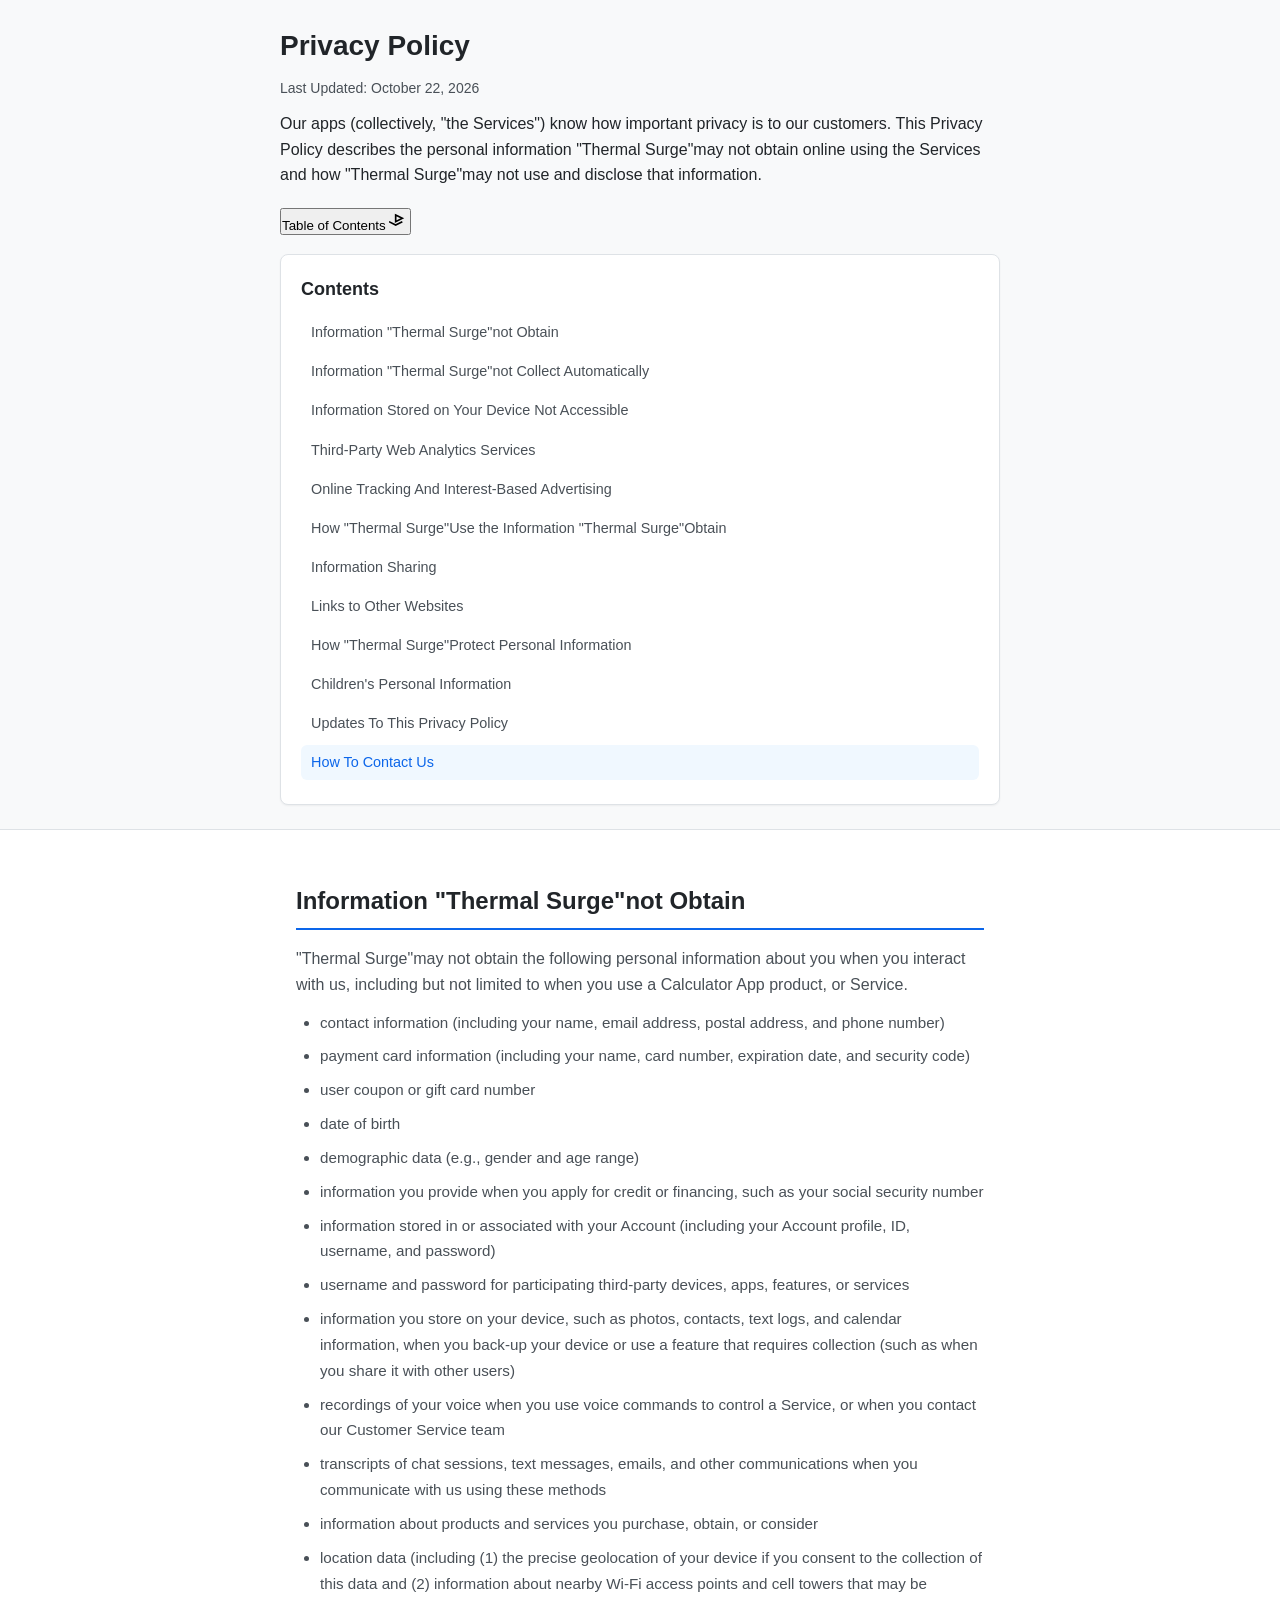
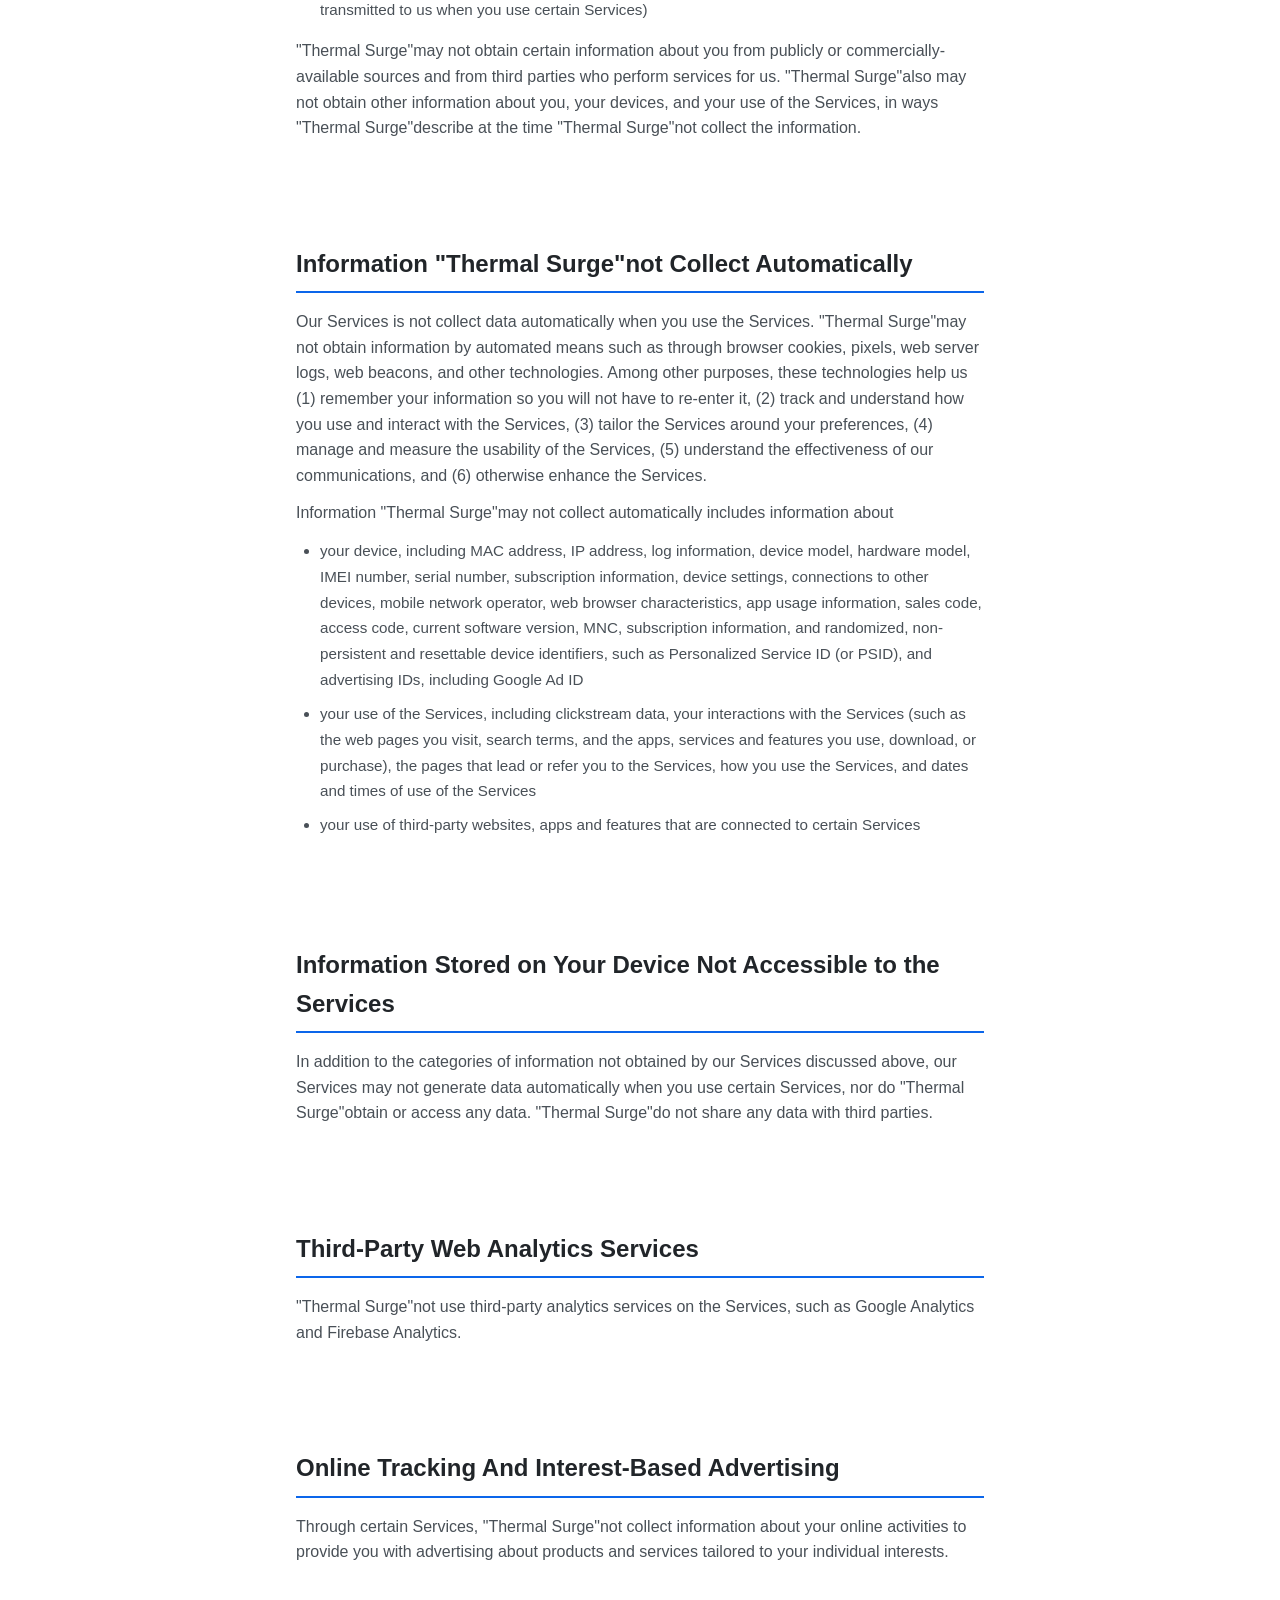
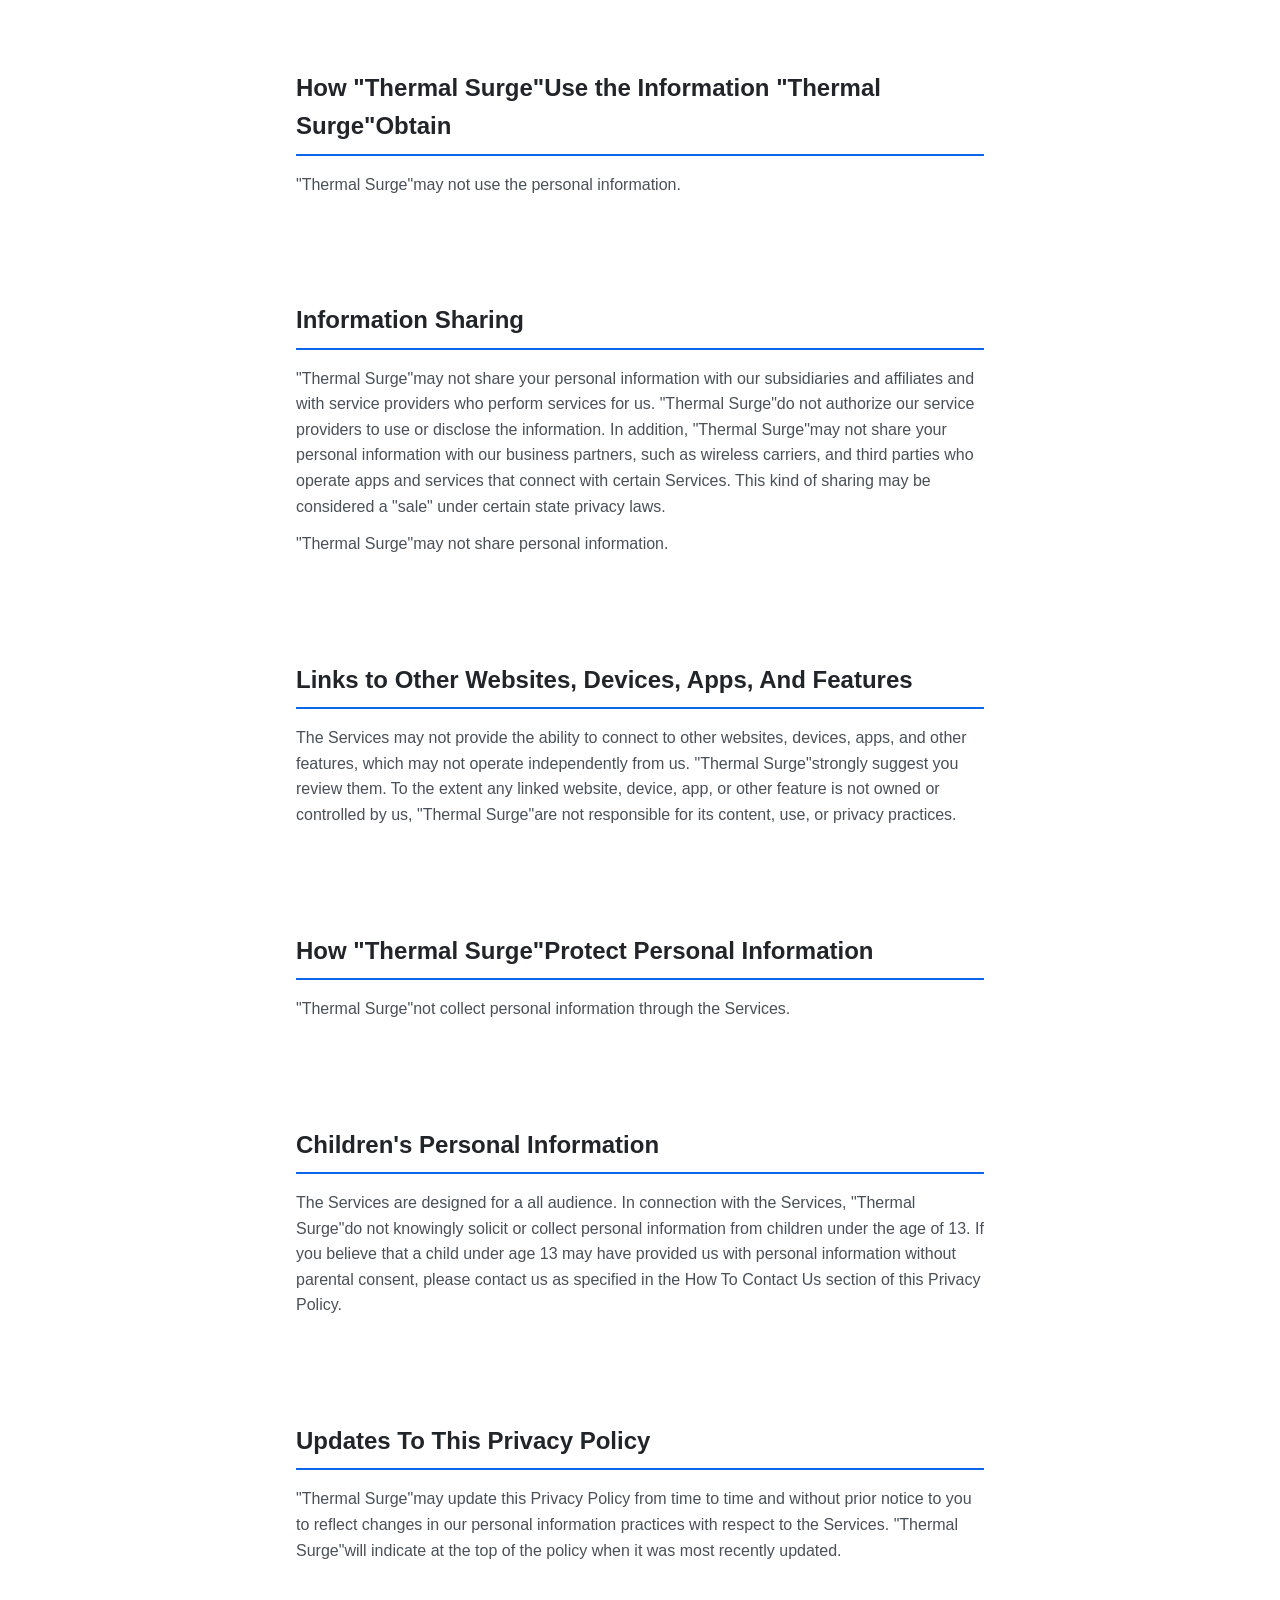
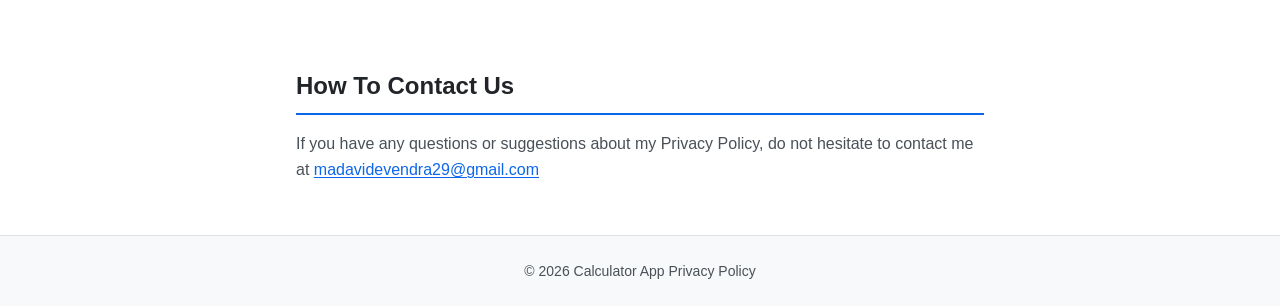
<file: index.html>
<!DOCTYPE html>
<html lang="en">
<head>
    <meta charset="UTF-8">
    <meta name="viewport" content="width=device-width, initial-scale=1.0">
    <title>Privacy Policy</title>
    <link rel="stylesheet" href="privacy/styles.css">
</head>
<body>
    <a href="#main-content" class="skip-link">Skip to main content</a>
    
    <header class="page-header">
        <div class="header-content">
            <h1>Privacy Policy</h1>
            <p class="last-updated">Last Updated: October 22, 2026</p>
            <p class="intro">
                Our apps (collectively, "the Services") know how important privacy is to our customers. 
                This Privacy Policy describes the personal information "Thermal Surge"may not obtain online using the Services and how "Thermal Surge"may not use and disclose that information.
            </p>
            
            <button id="toc-toggle" class="toc-toggle-btn" aria-expanded="false" aria-controls="toc-contents">
                <span class="toc-toggle-text">Table of Contents</span>
                <span class="toc-toggle-icon" aria-hidden="true">
                    <svg width="20" height="20" viewBox="0 0 24 24" fill="none" stroke="currentColor" stroke-width="2">
                        <path d="M8 6l8 4-8 4Z"/>
                        <path d="M16 14l-8 4-8-4"/>
                    </svg>
                </span>
            </button>
            
            <nav class="toc" id="toc" aria-label="Table of Contents">
                <h2>Contents</h2>
                <ul id="toc-contents">
                    <li><a href="#info-not-obtain">Information "Thermal Surge"not Obtain</a></li>
                    <li><a href="#info-not-collect">Information "Thermal Surge"not Collect Automatically</a></li>
                    <li><a href="#device-data">Information Stored on Your Device Not Accessible</a></li>
                    <li><a href="#analytics">Third-Party Web Analytics Services</a></li>
                    <li><a href="#tracking">Online Tracking And Interest-Based Advertising</a></li>
                    <li><a href="#usage">How "Thermal Surge"Use the Information "Thermal Surge"Obtain</a></li>
                    <li><a href="#sharing">Information Sharing</a></li>
                    <li><a href="#links">Links to Other Websites</a></li>
                    <li><a href="#protection">How "Thermal Surge"Protect Personal Information</a></li>
                    <li><a href="#children">Children's Personal Information</a></li>
                    <li><a href="#updates">Updates To This Privacy Policy</a></li>
                    <li><a href="#contact">How To Contact Us</a></li>
                </ul>
            </nav>
        </div>
    </header>

    <main id="main-content" class="main-content">
        <section id="info-not-obtain" class="policy-section">
            <h2>Information "Thermal Surge"not Obtain</h2>
            <p>"Thermal Surge"may not obtain the following personal information about you when you interact with us, including but not limited to when you use a Calculator App product, or Service.</p>
            <ul>
                <li>contact information (including your name, email address, postal address, and phone number)</li>
                <li>payment card information (including your name, card number, expiration date, and security code)</li>
                <li>user coupon or gift card number</li>
                <li>date of birth</li>
                <li>demographic data (e.g., gender and age range)</li>
                <li>information you provide when you apply for credit or financing, such as your social security number</li>
                <li>information stored in or associated with your Account (including your Account profile, ID, username, and password)</li>
                <li>username and password for participating third-party devices, apps, features, or services</li>
                <li>information you store on your device, such as photos, contacts, text logs, and calendar information, when you back-up your device or use a feature that requires collection (such as when you share it with other users)</li>
                <li>recordings of your voice when you use voice commands to control a Service, or when you contact our Customer Service team</li>
                <li>transcripts of chat sessions, text messages, emails, and other communications when you communicate with us using these methods</li>
                <li>information about products and services you purchase, obtain, or consider</li>
                <li>location data (including (1) the precise geolocation of your device if you consent to the collection of this data and (2) information about nearby Wi-Fi access points and cell towers that may be transmitted to us when you use certain Services)</li>
            </ul>
            <p>"Thermal Surge"may not obtain certain information about you from publicly or commercially-available sources and from third parties who perform services for us. "Thermal Surge"also may not obtain other information about you, your devices, and your use of the Services, in ways "Thermal Surge"describe at the time "Thermal Surge"not collect the information.</p>
        </section>

        <section id="info-not-collect" class="policy-section">
            <h2>Information "Thermal Surge"not Collect Automatically</h2>
            <p>Our Services is not collect data automatically when you use the Services. "Thermal Surge"may not obtain information by automated means such as through browser cookies, pixels, web server logs, web beacons, and other technologies. Among other purposes, these technologies help us (1) remember your information so you will not have to re-enter it, (2) track and understand how you use and interact with the Services, (3) tailor the Services around your preferences, (4) manage and measure the usability of the Services, (5) understand the effectiveness of our communications, and (6) otherwise enhance the Services.</p>
            <p>Information "Thermal Surge"may not collect automatically includes information about</p>
            <ul>
                <li>your device, including MAC address, IP address, log information, device model, hardware model, IMEI number, serial number, subscription information, device settings, connections to other devices, mobile network operator, web browser characteristics, app usage information, sales code, access code, current software version, MNC, subscription information, and randomized, non-persistent and resettable device identifiers, such as Personalized Service ID (or PSID), and advertising IDs, including Google Ad ID</li>
                <li>your use of the Services, including clickstream data, your interactions with the Services (such as the web pages you visit, search terms, and the apps, services and features you use, download, or purchase), the pages that lead or refer you to the Services, how you use the Services, and dates and times of use of the Services</li>
                <li>your use of third-party websites, apps and features that are connected to certain Services</li>
            </ul>
        </section>

        <section id="device-data" class="policy-section">
            <h2>Information Stored on Your Device Not Accessible to the Services</h2>
            <p>In addition to the categories of information not obtained by our Services discussed above, our Services may not generate data automatically when you use certain Services, nor do "Thermal Surge"obtain or access any data. "Thermal Surge"do not share any data with third parties.</p>
        </section>

        <section id="analytics" class="policy-section">
            <h2>Third-Party Web Analytics Services</h2>
            <p>"Thermal Surge"not use third-party analytics services on the Services, such as Google Analytics and Firebase Analytics.</p>
        </section>

        <section id="tracking" class="policy-section">
            <h2>Online Tracking And Interest-Based Advertising</h2>
            <p>Through certain Services, "Thermal Surge"not collect information about your online activities to provide you with advertising about products and services tailored to your individual interests.</p>
        </section>

        <section id="usage" class="policy-section">
            <h2>How "Thermal Surge"Use the Information "Thermal Surge"Obtain</h2>
            <p>"Thermal Surge"may not use the personal information.</p>
        </section>

        <section id="sharing" class="policy-section">
            <h2>Information Sharing</h2>
            <p>"Thermal Surge"may not share your personal information with our subsidiaries and affiliates and with service providers who perform services for us. "Thermal Surge"do not authorize our service providers to use or disclose the information. In addition, "Thermal Surge"may not share your personal information with our business partners, such as wireless carriers, and third parties who operate apps and services that connect with certain Services. This kind of sharing may be considered a "sale" under certain state privacy laws.</p>
            <p>"Thermal Surge"may not share personal information.</p>
        </section>

        <section id="links" class="policy-section">
            <h2>Links to Other Websites, Devices, Apps, And Features</h2>
            <p>The Services may not provide the ability to connect to other websites, devices, apps, and other features, which may not operate independently from us. "Thermal Surge"strongly suggest you review them. To the extent any linked website, device, app, or other feature is not owned or controlled by us, "Thermal Surge"are not responsible for its content, use, or privacy practices.</p>
        </section>

        <section id="protection" class="policy-section">
            <h2>How "Thermal Surge"Protect Personal Information</h2>
            <p>"Thermal Surge"not collect personal information through the Services.</p>
        </section>

        <section id="children" class="policy-section">
            <h2>Children's Personal Information</h2>
            <p>The Services are designed for a all audience. In connection with the Services, "Thermal Surge"do not knowingly solicit or collect personal information from children under the age of 13. If you believe that a child under age 13 may have provided us with personal information without parental consent, please contact us as specified in the How To Contact Us section of this Privacy Policy.</p>
        </section>

        <section id="updates" class="policy-section">
            <h2>Updates To This Privacy Policy</h2>
            <p>"Thermal Surge"may update this Privacy Policy from time to time and without prior notice to you to reflect changes in our personal information practices with respect to the Services. "Thermal Surge"will indicate at the top of the policy when it was most recently updated.</p>
        </section>

        <section id="contact" class="policy-section">
            <h2>How To Contact Us</h2>
            <p>If you have any questions or suggestions about my Privacy Policy, do not hesitate to contact me at 
                <a href="mailto:madavidevendra29@gmail.com">madavidevendra29@gmail.com</a>
            </p>
        </section>
    </main>

    <footer class="page-footer">
        <p>&copy; 2026 Calculator App Privacy Policy</p>
    </footer>

    <script>
        document.addEventListener('DOMContentLoaded', function() {
            const tocToggle = document.getElementById('toc-toggle');
            const toc = document.getElementById('toc');
            const tocContents = document.getElementById('toc-contents');
            const allSections = document.querySelectorAll('.policy-section');

            // Toggle TOC visibility
            if (tocToggle && toc) {
                tocToggle.addEventListener('click', function() {
                    const isExpanded = tocToggle.getAttribute('aria-expanded') === 'true';
                    toc.style.display = isExpanded ? 'none' : 'block';
                    tocToggle.setAttribute('aria-expanded', !isExpanded);
                    
                    if (!isExpanded) {
                        tocContents.classList.add('collapsed');
                    } else {
                        tocContents.classList.remove('collapsed');
                    }
                });

                // Close TOC when clicking link from TOC
                tocContents.querySelectorAll('a').forEach(link => {
                    link.addEventListener('click', function() {
                        if (tocToggle) {
                            const isExpanded = tocToggle.getAttribute('aria-expanded') === 'true';
                            if (isExpanded && tocContents.contains(link)) {
                                tocToggle.click();
                            }
                        }
                    });
                });
            }

            // Highlight active section
            const observer = new IntersectionObserver((entries) => {
                entries.forEach(entry => {
                    const href = '#' + entry.target.id;
                    if (entry.isIntersecting) {
                        document.querySelectorAll('.toc a').forEach(a => {
                            a.classList.remove('active');
                        });
                        const activeLink = document.querySelector(`.toc a[href="${href}"]`);
                        if (activeLink) {
                            activeLink.classList.add('active');
                        }
                    }
                });
            }, {
                root: null,
                threshold: 0.3,
                rootMargin: '-100px 0px 100px 0px'
            });

            allSections.forEach(section => {
                observer.observe(section);
            });

            // Handle window resize
            let resizeTimer;
            window.addEventListener('resize', function() {
                clearTimeout(resizeTimer);
                resizeTimer = setTimeout(() => {
                    // Collapse TOC on mobile after resize
                    const windowWidth = window.innerWidth;
                    const isExpanded = tocToggle ? tocToggle.getAttribute('aria-expanded') === 'true' : false;
                    
                    if (windowWidth <= 768 && isExpanded) {
                        tocToggle.click();
                    }
                }, 200);
            });
        });
    </script>
</body>
</html>
</file>
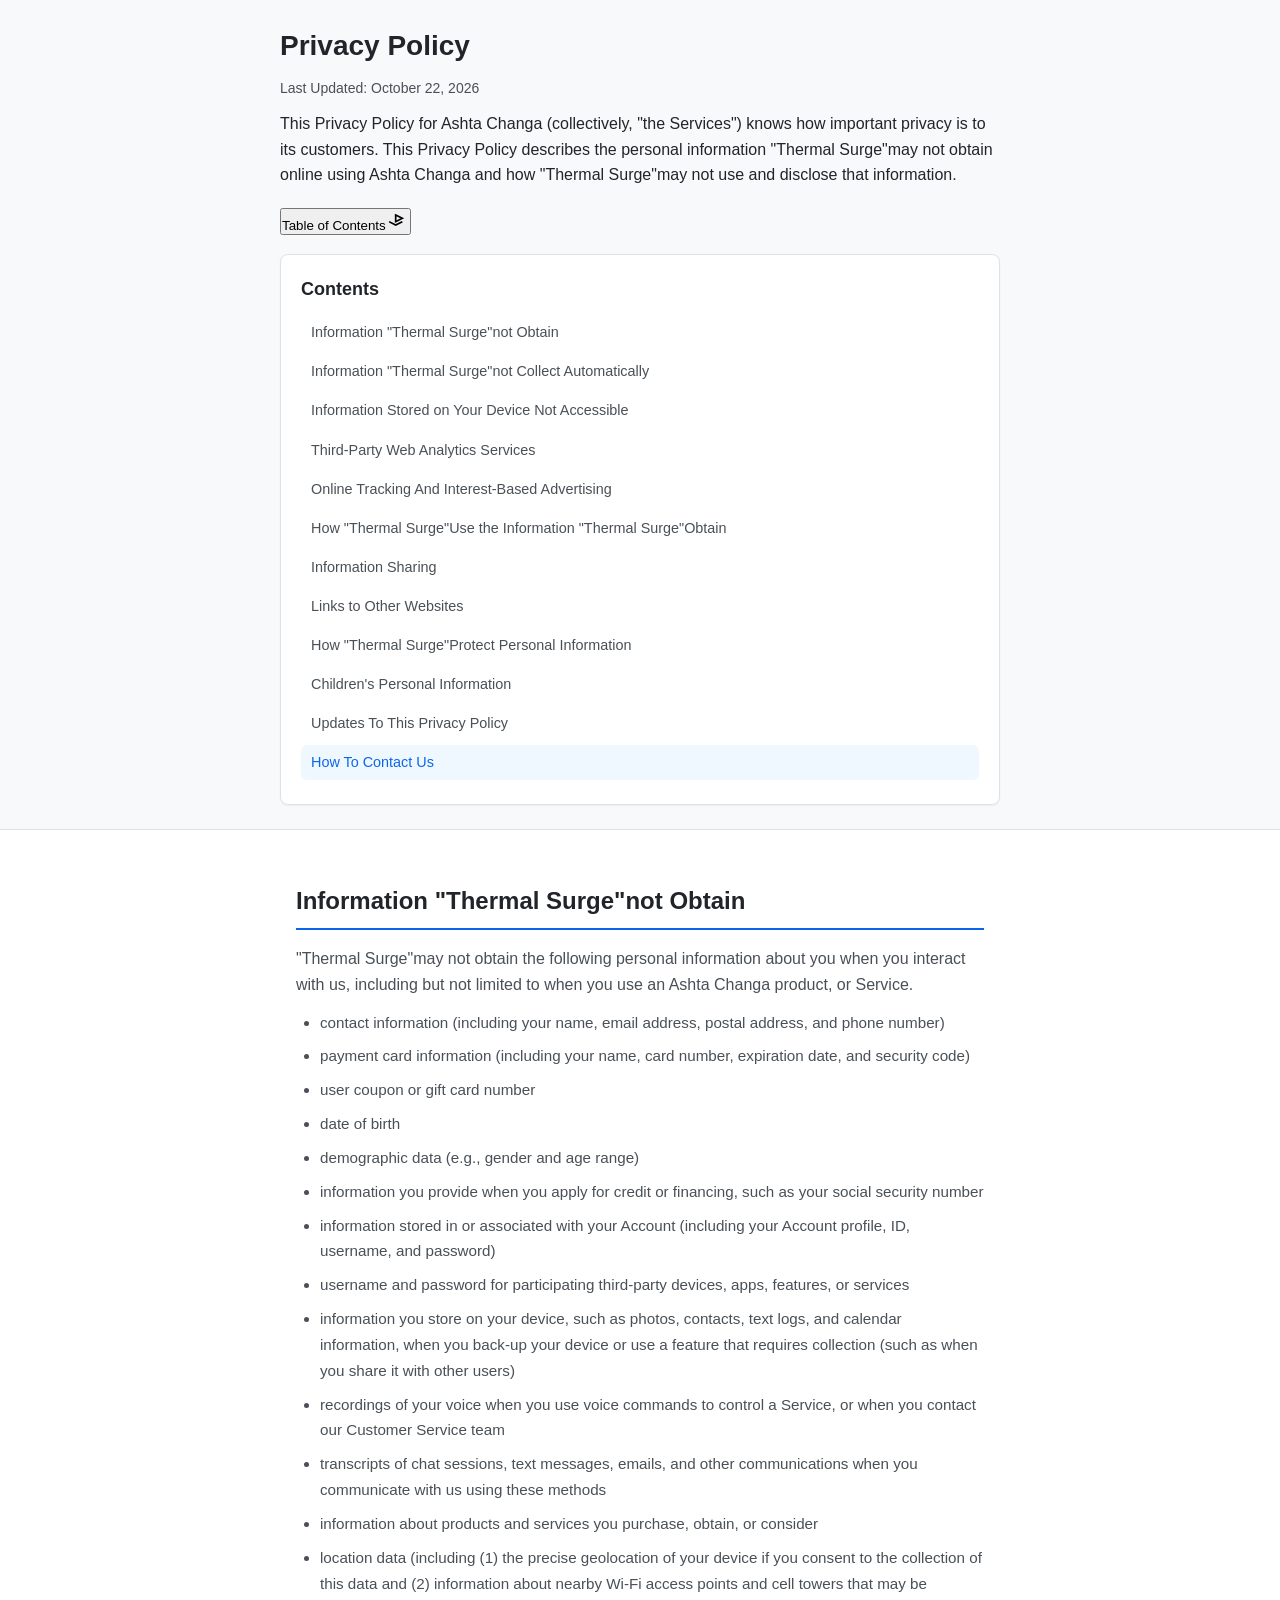
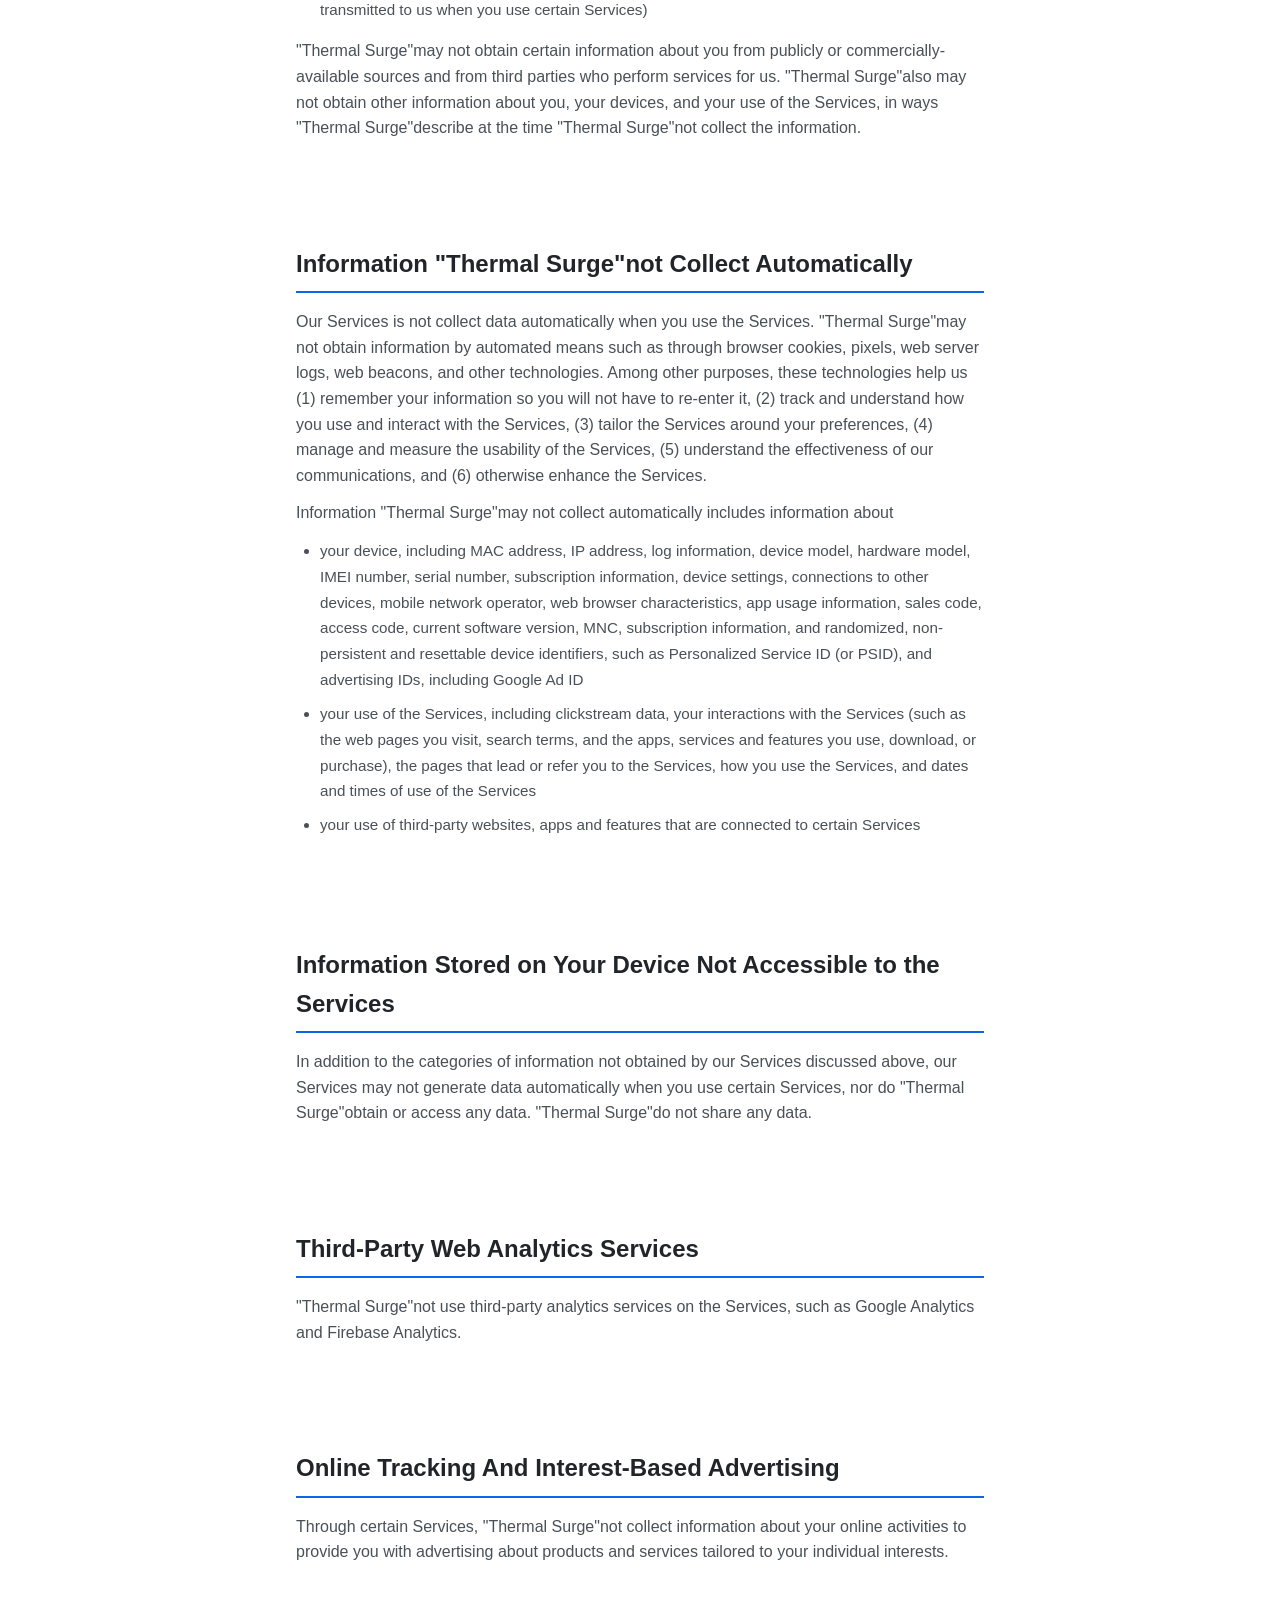
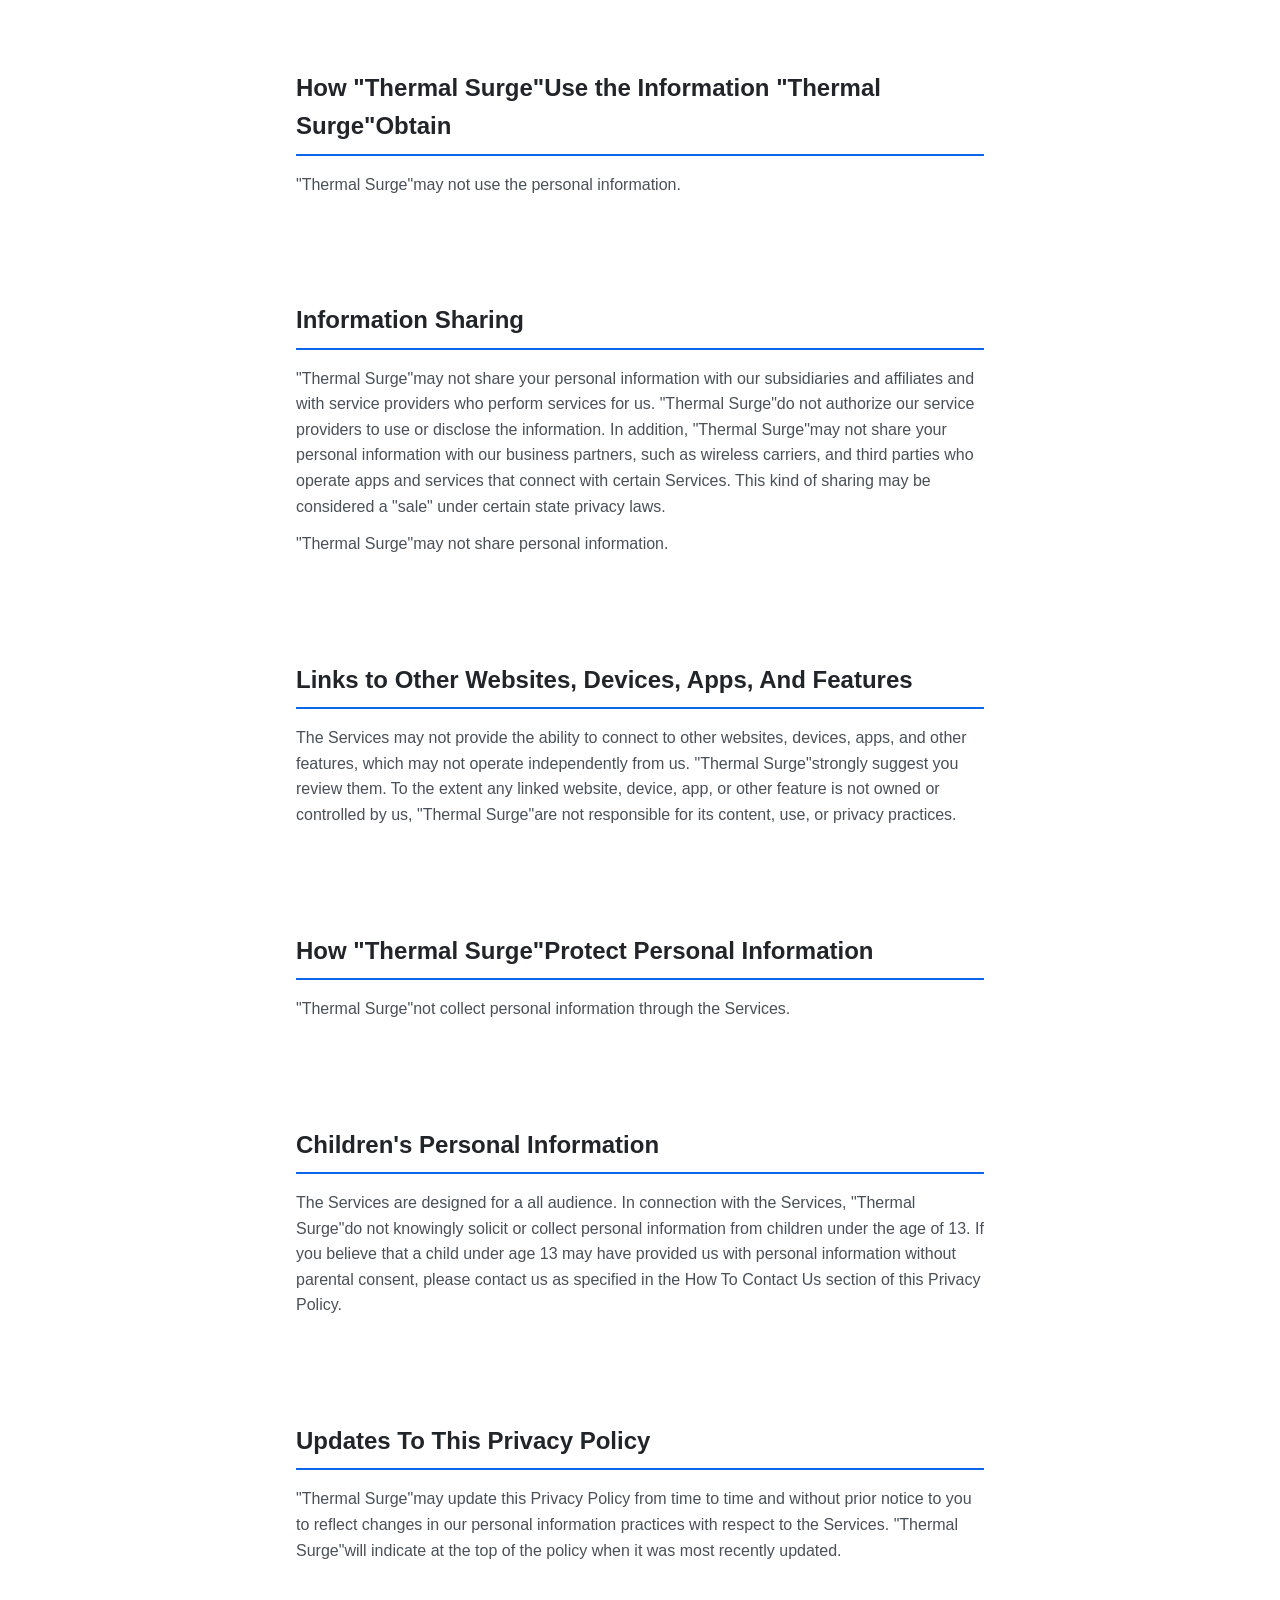
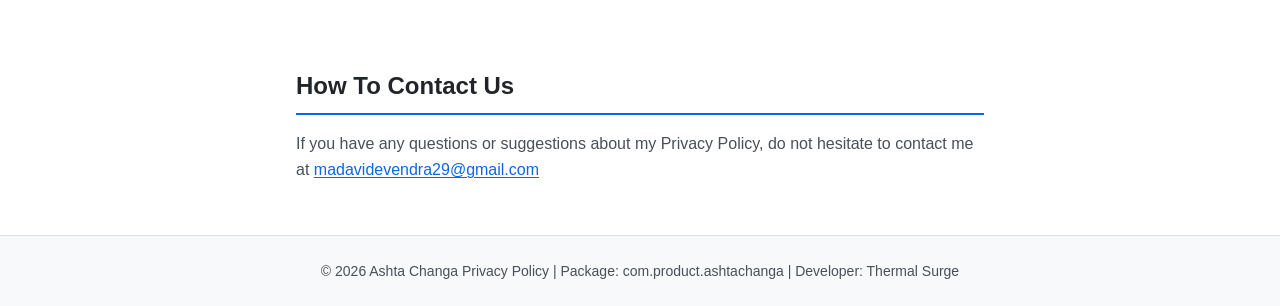
<file: ashtachanga/index.html>
<!DOCTYPE html>
<html lang="en">
<head>
    <meta charset="UTF-8">
    <meta name="viewport" content="width=device-width, initial-scale=1.0">
    <title>Privacy Policy</title>
    <link rel="stylesheet" href="../privacy/styles.css">
</head>
<body>
    <a href="#main-content" class="skip-link">Skip to main content</a>
    
    <header class="page-header">
        <div class="header-content">
            <h1>Privacy Policy</h1>
            <p class="last-updated">Last Updated: October 22, 2026</p>
            <p class="intro">
                This Privacy Policy for Ashta Changa (collectively, "the Services") knows how important privacy is to its customers. This Privacy Policy describes the personal information "Thermal Surge"may not obtain online using Ashta Changa and how "Thermal Surge"may not use and disclose that information.
            </p>
            
            <button id="toc-toggle" class="toc-toggle-btn" aria-expanded="false" aria-controls="toc-contents">
                <span class="toc-toggle-text">Table of Contents</span>
                <span class="toc-toggle-icon" aria-hidden="true">
                    <svg width="20" height="20" viewBox="0 0 24 24" fill="none" stroke="currentColor" stroke-width="2">
                        <path d="M8 6l8 4-8 4Z"/>
                        <path d="M16 14l-8 4-8-4"/>
                    </svg>
                </span>
            </button>
            
            <nav class="toc" id="toc" aria-label="Table of Contents">
                <h2>Contents</h2>
                <ul id="toc-contents">
                    <li><a href="#info-not-obtain">Information "Thermal Surge"not Obtain</a></li>
                    <li><a href="#info-not-collect">Information "Thermal Surge"not Collect Automatically</a></li>
                    <li><a href="#device-data">Information Stored on Your Device Not Accessible</a></li>
                    <li><a href="#analytics">Third-Party Web Analytics Services</a></li>
                    <li><a href="#tracking">Online Tracking And Interest-Based Advertising</a></li>
                    <li><a href="#usage">How "Thermal Surge"Use the Information "Thermal Surge"Obtain</a></li>
                    <li><a href="#sharing">Information Sharing</a></li>
                    <li><a href="#links">Links to Other Websites</a></li>
                    <li><a href="#protection">How "Thermal Surge"Protect Personal Information</a></li>
                    <li><a href="#children">Children's Personal Information</a></li>
                    <li><a href="#updates">Updates To This Privacy Policy</a></li>
                    <li><a href="#contact">How To Contact Us</a></li>
                </ul>
            </nav>
        </div>
    </header>

    <main id="main-content" class="main-content">
        <section id="info-not-obtain" class="policy-section">
            <h2>Information "Thermal Surge"not Obtain</h2>
            <p>"Thermal Surge"may not obtain the following personal information about you when you interact with us, including but not limited to when you use an Ashta Changa product, or Service.</p>
            <ul>
                <li>contact information (including your name, email address, postal address, and phone number)</li>
                <li>payment card information (including your name, card number, expiration date, and security code)</li>
                <li>user coupon or gift card number</li>
                <li>date of birth</li>
                <li>demographic data (e.g., gender and age range)</li>
                <li>information you provide when you apply for credit or financing, such as your social security number</li>
                <li>information stored in or associated with your Account (including your Account profile, ID, username, and password)</li>
                <li>username and password for participating third-party devices, apps, features, or services</li>
                <li>information you store on your device, such as photos, contacts, text logs, and calendar information, when you back-up your device or use a feature that requires collection (such as when you share it with other users)</li>
                <li>recordings of your voice when you use voice commands to control a Service, or when you contact our Customer Service team</li>
                <li>transcripts of chat sessions, text messages, emails, and other communications when you communicate with us using these methods</li>
                <li>information about products and services you purchase, obtain, or consider</li>
                <li>location data (including (1) the precise geolocation of your device if you consent to the collection of this data and (2) information about nearby Wi-Fi access points and cell towers that may be transmitted to us when you use certain Services)</li>
            </ul>
            <p>"Thermal Surge"may not obtain certain information about you from publicly or commercially-available sources and from third parties who perform services for us. "Thermal Surge"also may not obtain other information about you, your devices, and your use of the Services, in ways "Thermal Surge"describe at the time "Thermal Surge"not collect the information.</p>
        </section>

        <section id="info-not-collect" class="policy-section">
            <h2>Information "Thermal Surge"not Collect Automatically</h2>
            <p>Our Services is not collect data automatically when you use the Services. "Thermal Surge"may not obtain information by automated means such as through browser cookies, pixels, web server logs, web beacons, and other technologies. Among other purposes, these technologies help us (1) remember your information so you will not have to re-enter it, (2) track and understand how you use and interact with the Services, (3) tailor the Services around your preferences, (4) manage and measure the usability of the Services, (5) understand the effectiveness of our communications, and (6) otherwise enhance the Services.</p>
            <p>Information "Thermal Surge"may not collect automatically includes information about</p>
            <ul>
                <li>your device, including MAC address, IP address, log information, device model, hardware model, IMEI number, serial number, subscription information, device settings, connections to other devices, mobile network operator, web browser characteristics, app usage information, sales code, access code, current software version, MNC, subscription information, and randomized, non-persistent and resettable device identifiers, such as Personalized Service ID (or PSID), and advertising IDs, including Google Ad ID</li>
                <li>your use of the Services, including clickstream data, your interactions with the Services (such as the web pages you visit, search terms, and the apps, services and features you use, download, or purchase), the pages that lead or refer you to the Services, how you use the Services, and dates and times of use of the Services</li>
                <li>your use of third-party websites, apps and features that are connected to certain Services</li>
            </ul>
        </section>

        <section id="device-data" class="policy-section">
            <h2>Information Stored on Your Device Not Accessible to the Services</h2>
            <p>In addition to the categories of information not obtained by our Services discussed above, our Services may not generate data automatically when you use certain Services, nor do "Thermal Surge"obtain or access any data. "Thermal Surge"do not share any data.</p>
        </section>

        <section id="analytics" class="policy-section">
            <h2>Third-Party Web Analytics Services</h2>
            <p>"Thermal Surge"not use third-party analytics services on the Services, such as Google Analytics and Firebase Analytics.</p>
        </section>

        <section id="tracking" class="policy-section">
            <h2>Online Tracking And Interest-Based Advertising</h2>
            <p>Through certain Services, "Thermal Surge"not collect information about your online activities to provide you with advertising about products and services tailored to your individual interests.</p>
        </section>

        <section id="usage" class="policy-section">
            <h2>How "Thermal Surge"Use the Information "Thermal Surge"Obtain</h2>
            <p>"Thermal Surge"may not use the personal information.</p>
        </section>

        <section id="sharing" class="policy-section">
            <h2>Information Sharing</h2>
            <p>"Thermal Surge"may not share your personal information with our subsidiaries and affiliates and with service providers who perform services for us. "Thermal Surge"do not authorize our service providers to use or disclose the information. In addition, "Thermal Surge"may not share your personal information with our business partners, such as wireless carriers, and third parties who operate apps and services that connect with certain Services. This kind of sharing may be considered a "sale" under certain state privacy laws.</p>
            <p>"Thermal Surge"may not share personal information.</p>
        </section>

        <section id="links" class="policy-section">
            <h2>Links to Other Websites, Devices, Apps, And Features</h2>
            <p>The Services may not provide the ability to connect to other websites, devices, apps, and other features, which may not operate independently from us. "Thermal Surge"strongly suggest you review them. To the extent any linked website, device, app, or other feature is not owned or controlled by us, "Thermal Surge"are not responsible for its content, use, or privacy practices.</p>
        </section>

        <section id="protection" class="policy-section">
            <h2>How "Thermal Surge"Protect Personal Information</h2>
            <p>"Thermal Surge"not collect personal information through the Services.</p>
        </section>

        <section id="children" class="policy-section">
            <h2>Children's Personal Information</h2>
            <p>The Services are designed for a all audience. In connection with the Services, "Thermal Surge"do not knowingly solicit or collect personal information from children under the age of 13. If you believe that a child under age 13 may have provided us with personal information without parental consent, please contact us as specified in the How To Contact Us section of this Privacy Policy.</p>
        </section>

        <section id="updates" class="policy-section">
            <h2>Updates To This Privacy Policy</h2>
            <p>"Thermal Surge"may update this Privacy Policy from time to time and without prior notice to you to reflect changes in our personal information practices with respect to the Services. "Thermal Surge"will indicate at the top of the policy when it was most recently updated.</p>
        </section>

        <section id="contact" class="policy-section">
            <h2>How To Contact Us</h2>
            <p>If you have any questions or suggestions about my Privacy Policy, do not hesitate to contact me at 
                <a href="mailto:madavidevendra29@gmail.com">madavidevendra29@gmail.com</a>
            </p>
        </section>
    </main>

    <footer class="page-footer">
        <p>&copy; 2026 Ashta Changa Privacy Policy | Package: com.product.ashtachanga | Developer: Thermal Surge</p>
    </footer>

    <script>
        document.addEventListener('DOMContentLoaded', function() {
            const tocToggle = document.getElementById('toc-toggle');
            const toc = document.getElementById('toc');
            const tocContents = document.getElementById('toc-contents');
            const allSections = document.querySelectorAll('.policy-section');

            // Toggle TOC visibility
            if (tocToggle && toc) {
                tocToggle.addEventListener('click', function() {
                    const isExpanded = tocToggle.getAttribute('aria-expanded') === 'true';
                    toc.style.display = isExpanded ? 'none' : 'block';
                    tocToggle.setAttribute('aria-expanded', !isExpanded);
                    
                    if (!isExpanded) {
                        tocContents.classList.add('collapsed');
                    } else {
                        tocContents.classList.remove('collapsed');
                    }
                });

                // Close TOC when clicking link from TOC
                tocContents.querySelectorAll('a').forEach(link => {
                    link.addEventListener('click', function() {
                        if (tocToggle) {
                            const isExpanded = tocToggle.getAttribute('aria-expanded') === 'true';
                            if (isExpanded && tocContents.contains(link)) {
                                tocToggle.click();
                            }
                        }
                    });
                });
            }

            // Highlight active section
            const observer = new IntersectionObserver((entries) => {
                entries.forEach(entry => {
                    const href = '#' + entry.target.id;
                    if (entry.isIntersecting) {
                        document.querySelectorAll('.toc a').forEach(a => {
                            a.classList.remove('active');
                        });
                        const activeLink = document.querySelector(`.toc a[href="${href}"]`);
                        if (activeLink) {
                            activeLink.classList.add('active');
                        }
                    }
                });
            }, {
                root: null,
                threshold: 0.3,
                rootMargin: '-100px 0px 100px 0px'
            });

            allSections.forEach(section => {
                observer.observe(section);
            });

            // Handle window resize
            let resizeTimer;
            window.addEventListener('resize', function() {
                clearTimeout(resizeTimer);
                resizeTimer = setTimeout(() => {
                    // Collapse TOC on mobile after resize
                    const windowWidth = window.innerWidth;
                    const isExpanded = tocToggle ? tocToggle.getAttribute('aria-expanded') === 'true' : false;
                    
                    if (windowWidth <= 768 && isExpanded) {
                        tocToggle.click();
                    }
                }, 200);
            });
        });
    </script>
</body>
</html>
</file>
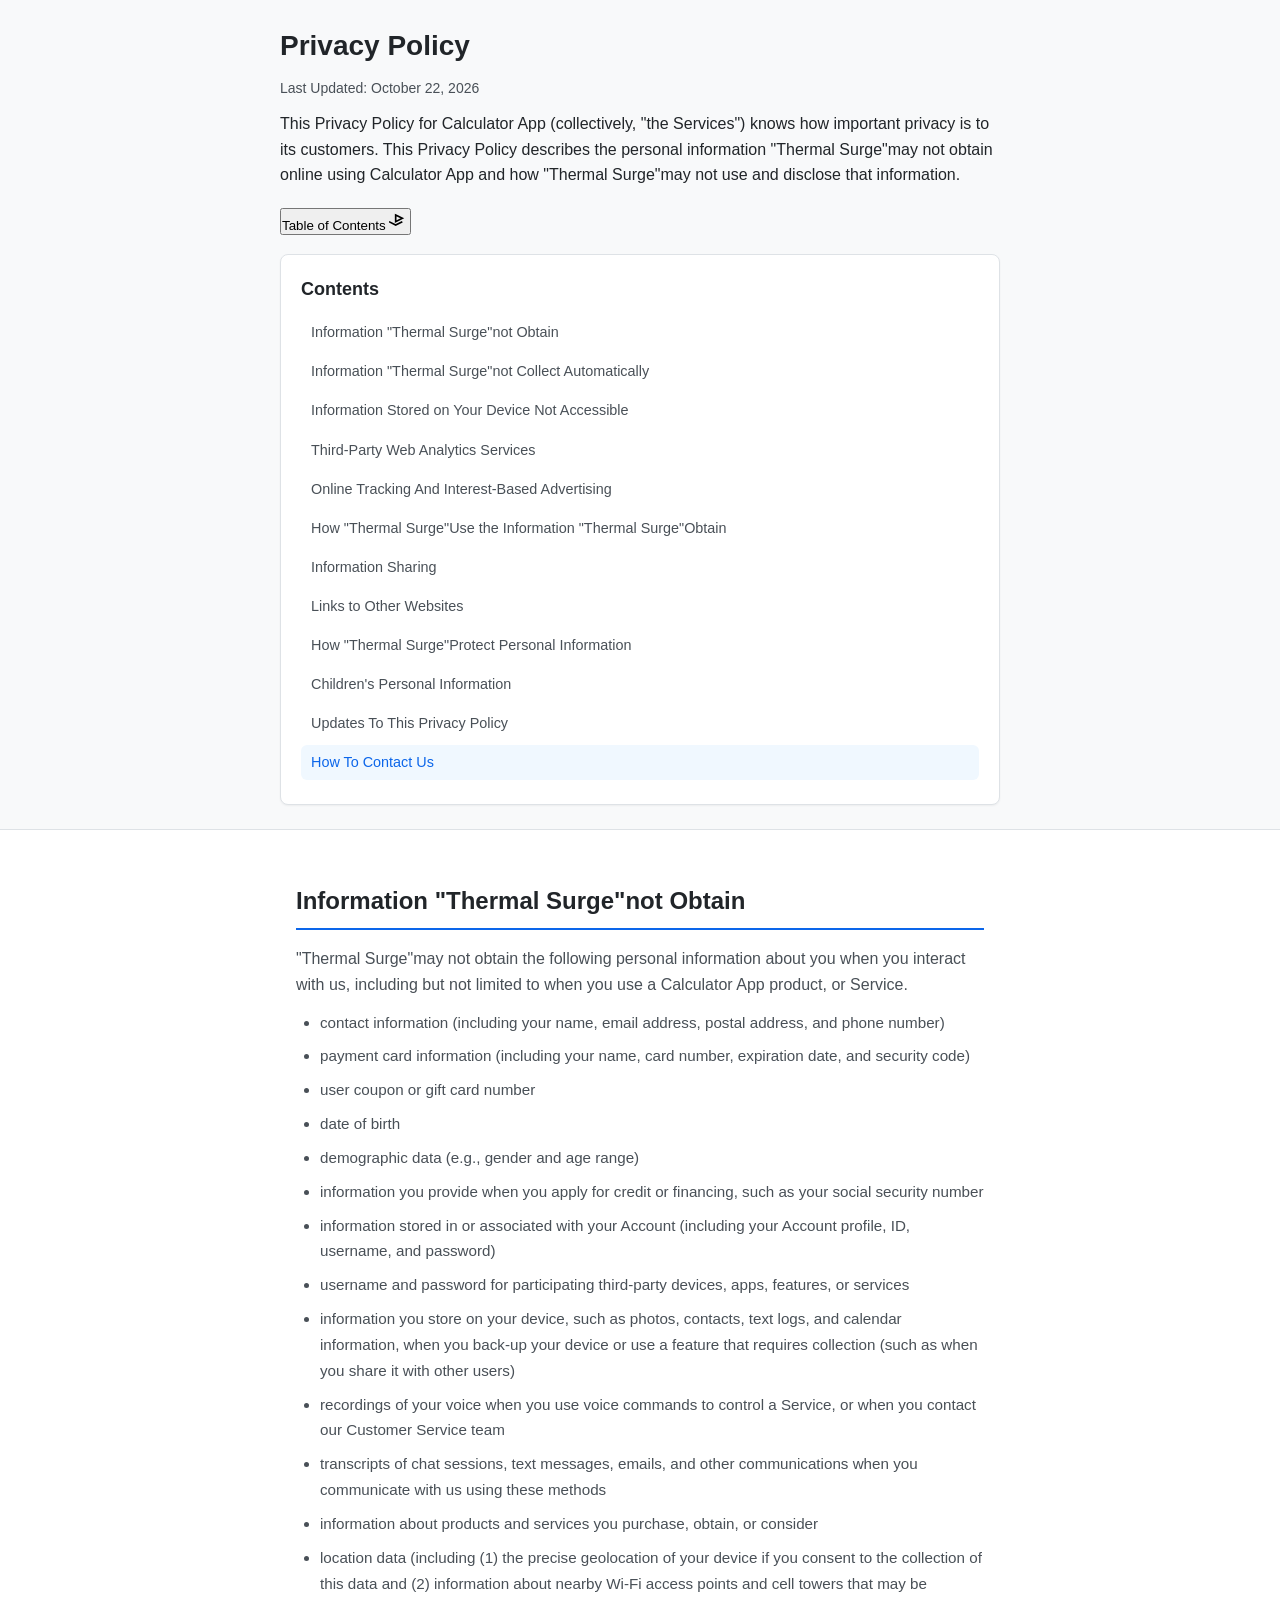
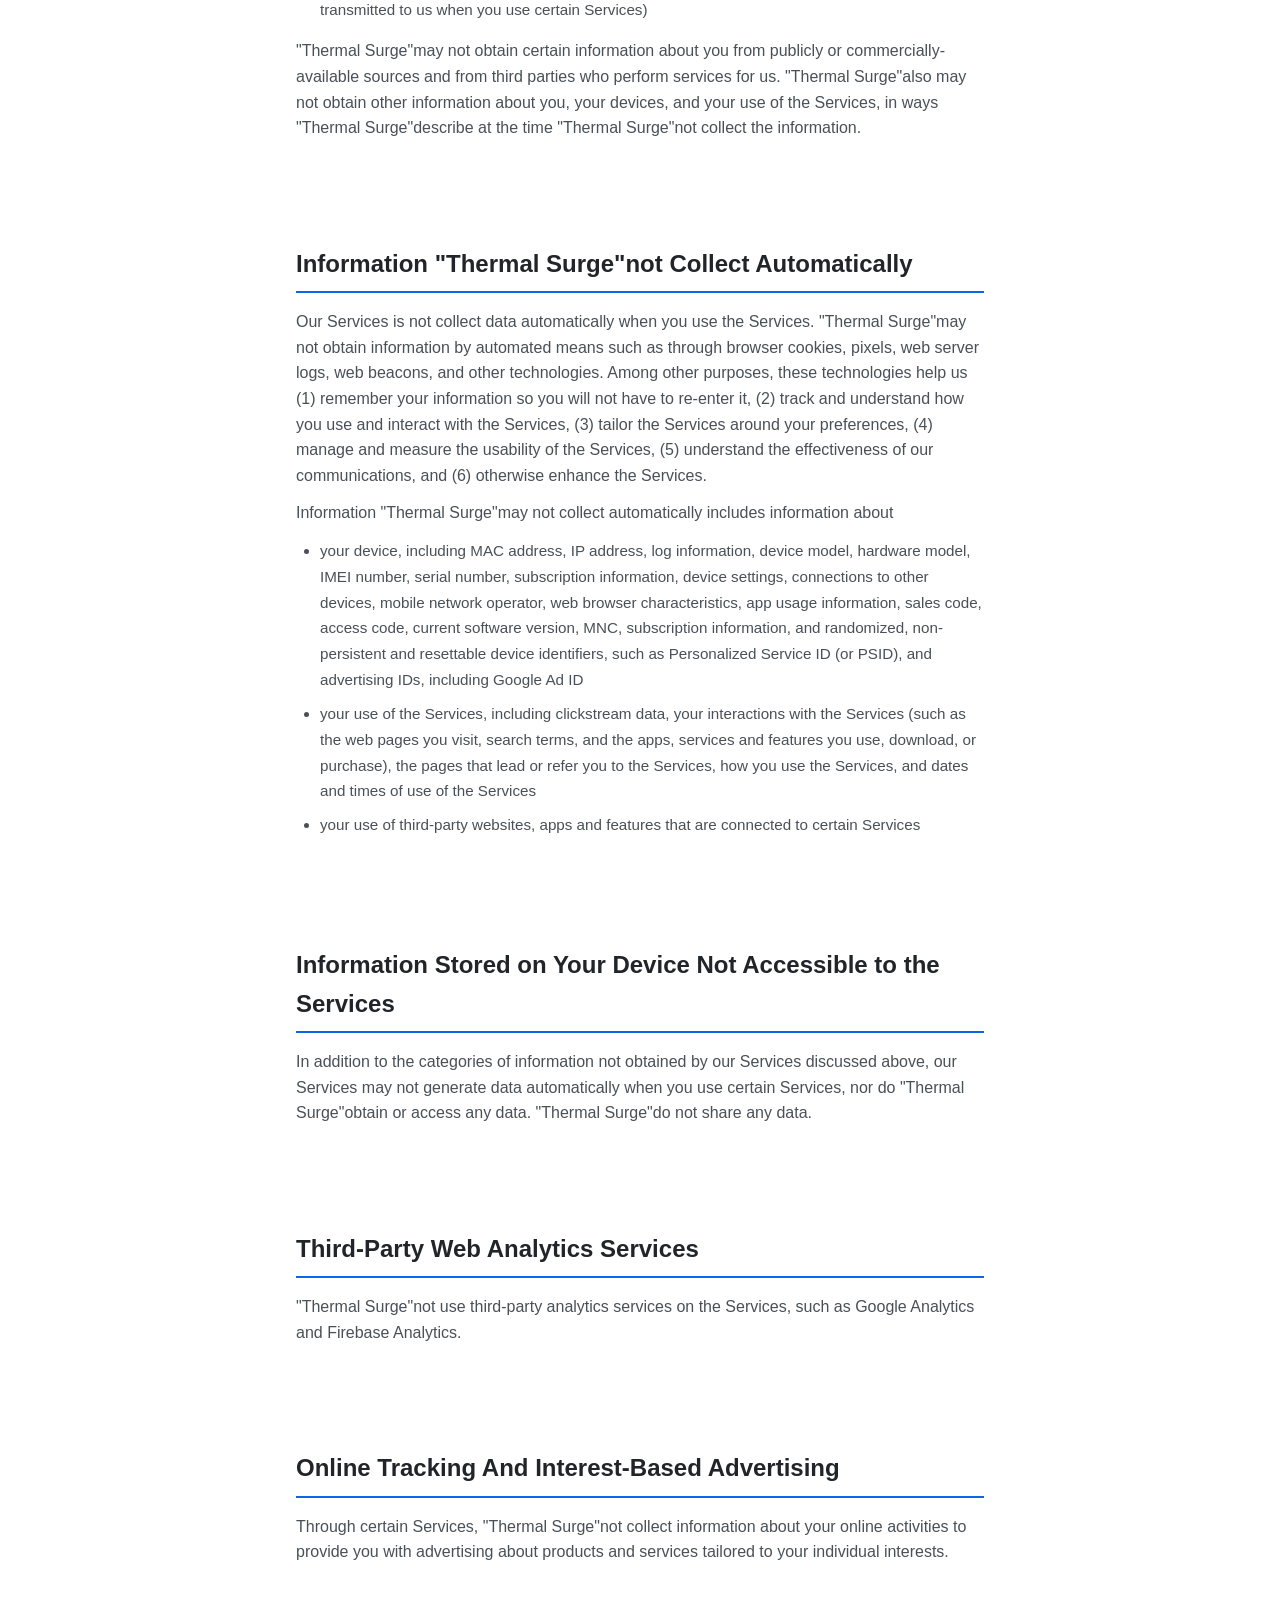
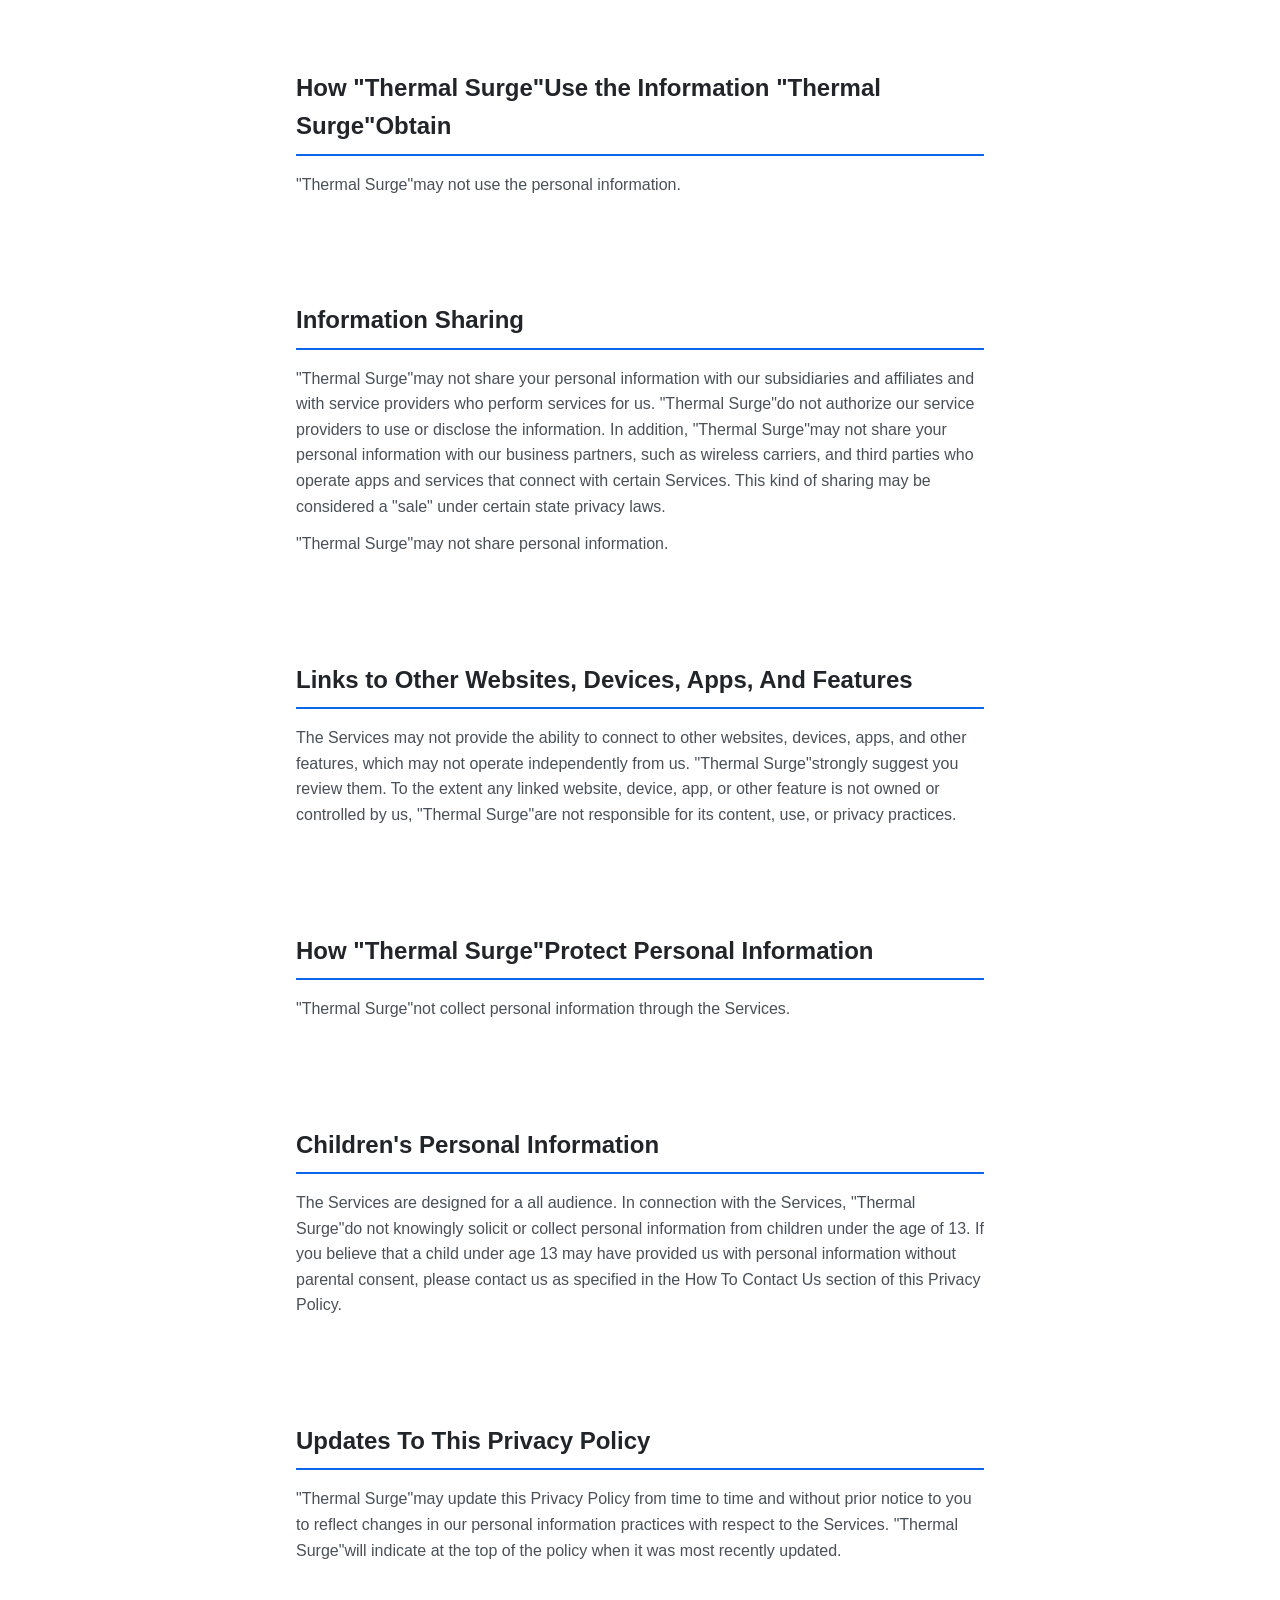
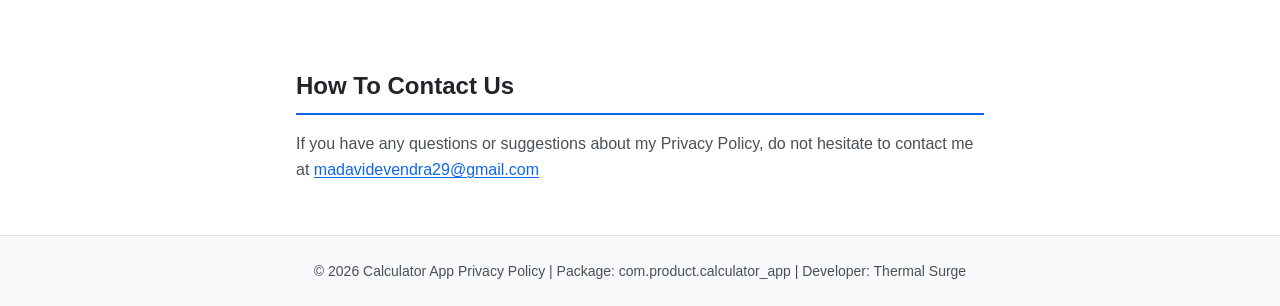
<file: calculatorapp/index.html>
<!DOCTYPE html>
<html lang="en">
<head>
    <meta charset="UTF-8">
    <meta name="viewport" content="width=device-width, initial-scale=1.0">
    <title>Privacy Policy</title>
    <link rel="stylesheet" href="../privacy/styles.css">
</head>
<body>
    <a href="#main-content" class="skip-link">Skip to main content</a>
    
    <header class="page-header">
        <div class="header-content">
            <h1>Privacy Policy</h1>
            <p class="last-updated">Last Updated: October 22, 2026</p>
            <p class="intro">
                This Privacy Policy for Calculator App (collectively, "the Services") knows how important privacy is to its customers. This Privacy Policy describes the personal information "Thermal Surge"may not obtain online using Calculator App and how "Thermal Surge"may not use and disclose that information.
            </p>
            
            <button id="toc-toggle" class="toc-toggle-btn" aria-expanded="false" aria-controls="toc-contents">
                <span class="toc-toggle-text">Table of Contents</span>
                <span class="toc-toggle-icon" aria-hidden="true">
                    <svg width="20" height="20" viewBox="0 0 24 24" fill="none" stroke="currentColor" stroke-width="2">
                        <path d="M8 6l8 4-8 4Z"/>
                        <path d="M16 14l-8 4-8-4"/>
                    </svg>
                </span>
            </button>
            
            <nav class="toc" id="toc" aria-label="Table of Contents">
                <h2>Contents</h2>
                <ul id="toc-contents">
                    <li><a href="#info-not-obtain">Information "Thermal Surge"not Obtain</a></li>
                    <li><a href="#info-not-collect">Information "Thermal Surge"not Collect Automatically</a></li>
                    <li><a href="#device-data">Information Stored on Your Device Not Accessible</a></li>
                    <li><a href="#analytics">Third-Party Web Analytics Services</a></li>
                    <li><a href="#tracking">Online Tracking And Interest-Based Advertising</a></li>
                    <li><a href="#usage">How "Thermal Surge"Use the Information "Thermal Surge"Obtain</a></li>
                    <li><a href="#sharing">Information Sharing</a></li>
                    <li><a href="#links">Links to Other Websites</a></li>
                    <li><a href="#protection">How "Thermal Surge"Protect Personal Information</a></li>
                    <li><a href="#children">Children's Personal Information</a></li>
                    <li><a href="#updates">Updates To This Privacy Policy</a></li>
                    <li><a href="#contact">How To Contact Us</a></li>
                </ul>
            </nav>
        </div>
    </header>

    <main id="main-content" class="main-content">
        <section id="info-not-obtain" class="policy-section">
            <h2>Information "Thermal Surge"not Obtain</h2>
            <p>"Thermal Surge"may not obtain the following personal information about you when you interact with us, including but not limited to when you use a Calculator App product, or Service.</p>
            <ul>
                <li>contact information (including your name, email address, postal address, and phone number)</li>
                <li>payment card information (including your name, card number, expiration date, and security code)</li>
                <li>user coupon or gift card number</li>
                <li>date of birth</li>
                <li>demographic data (e.g., gender and age range)</li>
                <li>information you provide when you apply for credit or financing, such as your social security number</li>
                <li>information stored in or associated with your Account (including your Account profile, ID, username, and password)</li>
                <li>username and password for participating third-party devices, apps, features, or services</li>
                <li>information you store on your device, such as photos, contacts, text logs, and calendar information, when you back-up your device or use a feature that requires collection (such as when you share it with other users)</li>
                <li>recordings of your voice when you use voice commands to control a Service, or when you contact our Customer Service team</li>
                <li>transcripts of chat sessions, text messages, emails, and other communications when you communicate with us using these methods</li>
                <li>information about products and services you purchase, obtain, or consider</li>
                <li>location data (including (1) the precise geolocation of your device if you consent to the collection of this data and (2) information about nearby Wi-Fi access points and cell towers that may be transmitted to us when you use certain Services)</li>
            </ul>
            <p>"Thermal Surge"may not obtain certain information about you from publicly or commercially-available sources and from third parties who perform services for us. "Thermal Surge"also may not obtain other information about you, your devices, and your use of the Services, in ways "Thermal Surge"describe at the time "Thermal Surge"not collect the information.</p>
        </section>

        <section id="info-not-collect" class="policy-section">
            <h2>Information "Thermal Surge"not Collect Automatically</h2>
            <p>Our Services is not collect data automatically when you use the Services. "Thermal Surge"may not obtain information by automated means such as through browser cookies, pixels, web server logs, web beacons, and other technologies. Among other purposes, these technologies help us (1) remember your information so you will not have to re-enter it, (2) track and understand how you use and interact with the Services, (3) tailor the Services around your preferences, (4) manage and measure the usability of the Services, (5) understand the effectiveness of our communications, and (6) otherwise enhance the Services.</p>
            <p>Information "Thermal Surge"may not collect automatically includes information about</p>
            <ul>
                <li>your device, including MAC address, IP address, log information, device model, hardware model, IMEI number, serial number, subscription information, device settings, connections to other devices, mobile network operator, web browser characteristics, app usage information, sales code, access code, current software version, MNC, subscription information, and randomized, non-persistent and resettable device identifiers, such as Personalized Service ID (or PSID), and advertising IDs, including Google Ad ID</li>
                <li>your use of the Services, including clickstream data, your interactions with the Services (such as the web pages you visit, search terms, and the apps, services and features you use, download, or purchase), the pages that lead or refer you to the Services, how you use the Services, and dates and times of use of the Services</li>
                <li>your use of third-party websites, apps and features that are connected to certain Services</li>
            </ul>
        </section>

        <section id="device-data" class="policy-section">
            <h2>Information Stored on Your Device Not Accessible to the Services</h2>
            <p>In addition to the categories of information not obtained by our Services discussed above, our Services may not generate data automatically when you use certain Services, nor do "Thermal Surge"obtain or access any data. "Thermal Surge"do not share any data.</p>
        </section>

        <section id="analytics" class="policy-section">
            <h2>Third-Party Web Analytics Services</h2>
            <p>"Thermal Surge"not use third-party analytics services on the Services, such as Google Analytics and Firebase Analytics.</p>
        </section>

        <section id="tracking" class="policy-section">
            <h2>Online Tracking And Interest-Based Advertising</h2>
            <p>Through certain Services, "Thermal Surge"not collect information about your online activities to provide you with advertising about products and services tailored to your individual interests.</p>
        </section>

        <section id="usage" class="policy-section">
            <h2>How "Thermal Surge"Use the Information "Thermal Surge"Obtain</h2>
            <p>"Thermal Surge"may not use the personal information.</p>
        </section>

        <section id="sharing" class="policy-section">
            <h2>Information Sharing</h2>
            <p>"Thermal Surge"may not share your personal information with our subsidiaries and affiliates and with service providers who perform services for us. "Thermal Surge"do not authorize our service providers to use or disclose the information. In addition, "Thermal Surge"may not share your personal information with our business partners, such as wireless carriers, and third parties who operate apps and services that connect with certain Services. This kind of sharing may be considered a "sale" under certain state privacy laws.</p>
            <p>"Thermal Surge"may not share personal information.</p>
        </section>

        <section id="links" class="policy-section">
            <h2>Links to Other Websites, Devices, Apps, And Features</h2>
            <p>The Services may not provide the ability to connect to other websites, devices, apps, and other features, which may not operate independently from us. "Thermal Surge"strongly suggest you review them. To the extent any linked website, device, app, or other feature is not owned or controlled by us, "Thermal Surge"are not responsible for its content, use, or privacy practices.</p>
        </section>

        <section id="protection" class="policy-section">
            <h2>How "Thermal Surge"Protect Personal Information</h2>
            <p>"Thermal Surge"not collect personal information through the Services.</p>
        </section>

        <section id="children" class="policy-section">
            <h2>Children's Personal Information</h2>
            <p>The Services are designed for a all audience. In connection with the Services, "Thermal Surge"do not knowingly solicit or collect personal information from children under the age of 13. If you believe that a child under age 13 may have provided us with personal information without parental consent, please contact us as specified in the How To Contact Us section of this Privacy Policy.</p>
        </section>

        <section id="updates" class="policy-section">
            <h2>Updates To This Privacy Policy</h2>
            <p>"Thermal Surge"may update this Privacy Policy from time to time and without prior notice to you to reflect changes in our personal information practices with respect to the Services. "Thermal Surge"will indicate at the top of the policy when it was most recently updated.</p>
        </section>

        <section id="contact" class="policy-section">
            <h2>How To Contact Us</h2>
            <p>If you have any questions or suggestions about my Privacy Policy, do not hesitate to contact me at 
                <a href="mailto:madavidevendra29@gmail.com">madavidevendra29@gmail.com</a>
            </p>
        </section>
    </main>

    <footer class="page-footer">
        <p>&copy; 2026 Calculator App Privacy Policy | Package: com.product.calculator_app | Developer: Thermal Surge</p>
    </footer>

    <script>
        document.addEventListener('DOMContentLoaded', function() {
            const tocToggle = document.getElementById('toc-toggle');
            const toc = document.getElementById('toc');
            const tocContents = document.getElementById('toc-contents');
            const allSections = document.querySelectorAll('.policy-section');

            // Toggle TOC visibility
            if (tocToggle && toc) {
                tocToggle.addEventListener('click', function() {
                    const isExpanded = tocToggle.getAttribute('aria-expanded') === 'true';
                    toc.style.display = isExpanded ? 'none' : 'block';
                    tocToggle.setAttribute('aria-expanded', !isExpanded);
                    
                    if (!isExpanded) {
                        tocContents.classList.add('collapsed');
                    } else {
                        tocContents.classList.remove('collapsed');
                    }
                });

                // Close TOC when clicking link from TOC
                tocContents.querySelectorAll('a').forEach(link => {
                    link.addEventListener('click', function() {
                        if (tocToggle) {
                            const isExpanded = tocToggle.getAttribute('aria-expanded') === 'true';
                            if (isExpanded && tocContents.contains(link)) {
                                tocToggle.click();
                            }
                        }
                    });
                });
            }

            // Highlight active section
            const observer = new IntersectionObserver((entries) => {
                entries.forEach(entry => {
                    const href = '#' + entry.target.id;
                    if (entry.isIntersecting) {
                        document.querySelectorAll('.toc a').forEach(a => {
                            a.classList.remove('active');
                        });
                        const activeLink = document.querySelector(`.toc a[href="${href}"]`);
                        if (activeLink) {
                            activeLink.classList.add('active');
                        }
                    }
                });
            }, {
                root: null,
                threshold: 0.3,
                rootMargin: '-100px 0px 100px 0px'
            });

            allSections.forEach(section => {
                observer.observe(section);
            });

            // Handle window resize
            let resizeTimer;
            window.addEventListener('resize', function() {
                clearTimeout(resizeTimer);
                resizeTimer = setTimeout(() => {
                    // Collapse TOC on mobile after resize
                    const windowWidth = window.innerWidth;
                    const isExpanded = tocToggle ? tocToggle.getAttribute('aria-expanded') === 'true' : false;
                    
                    if (windowWidth <= 768 && isExpanded) {
                        tocToggle.click();
                    }
                }, 200);
            });
        });
    </script>
</body>
</html>
</file>
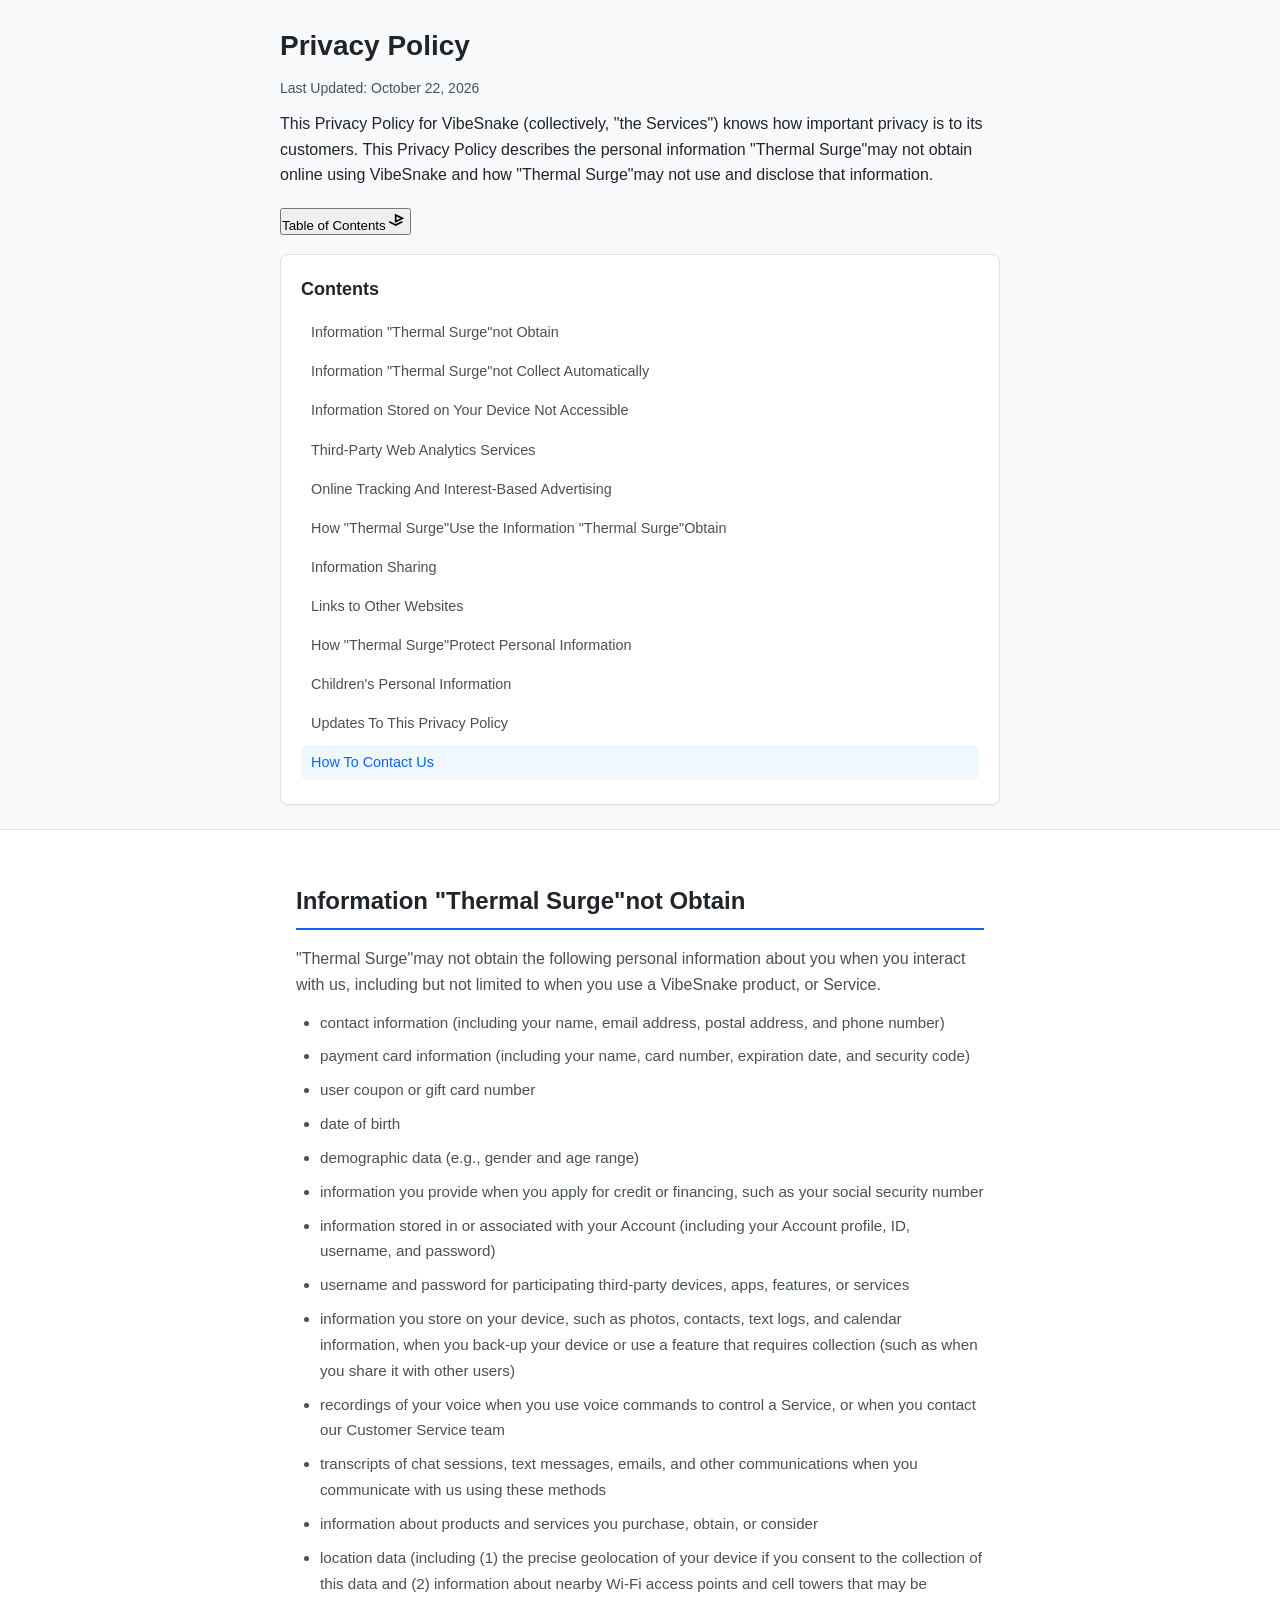
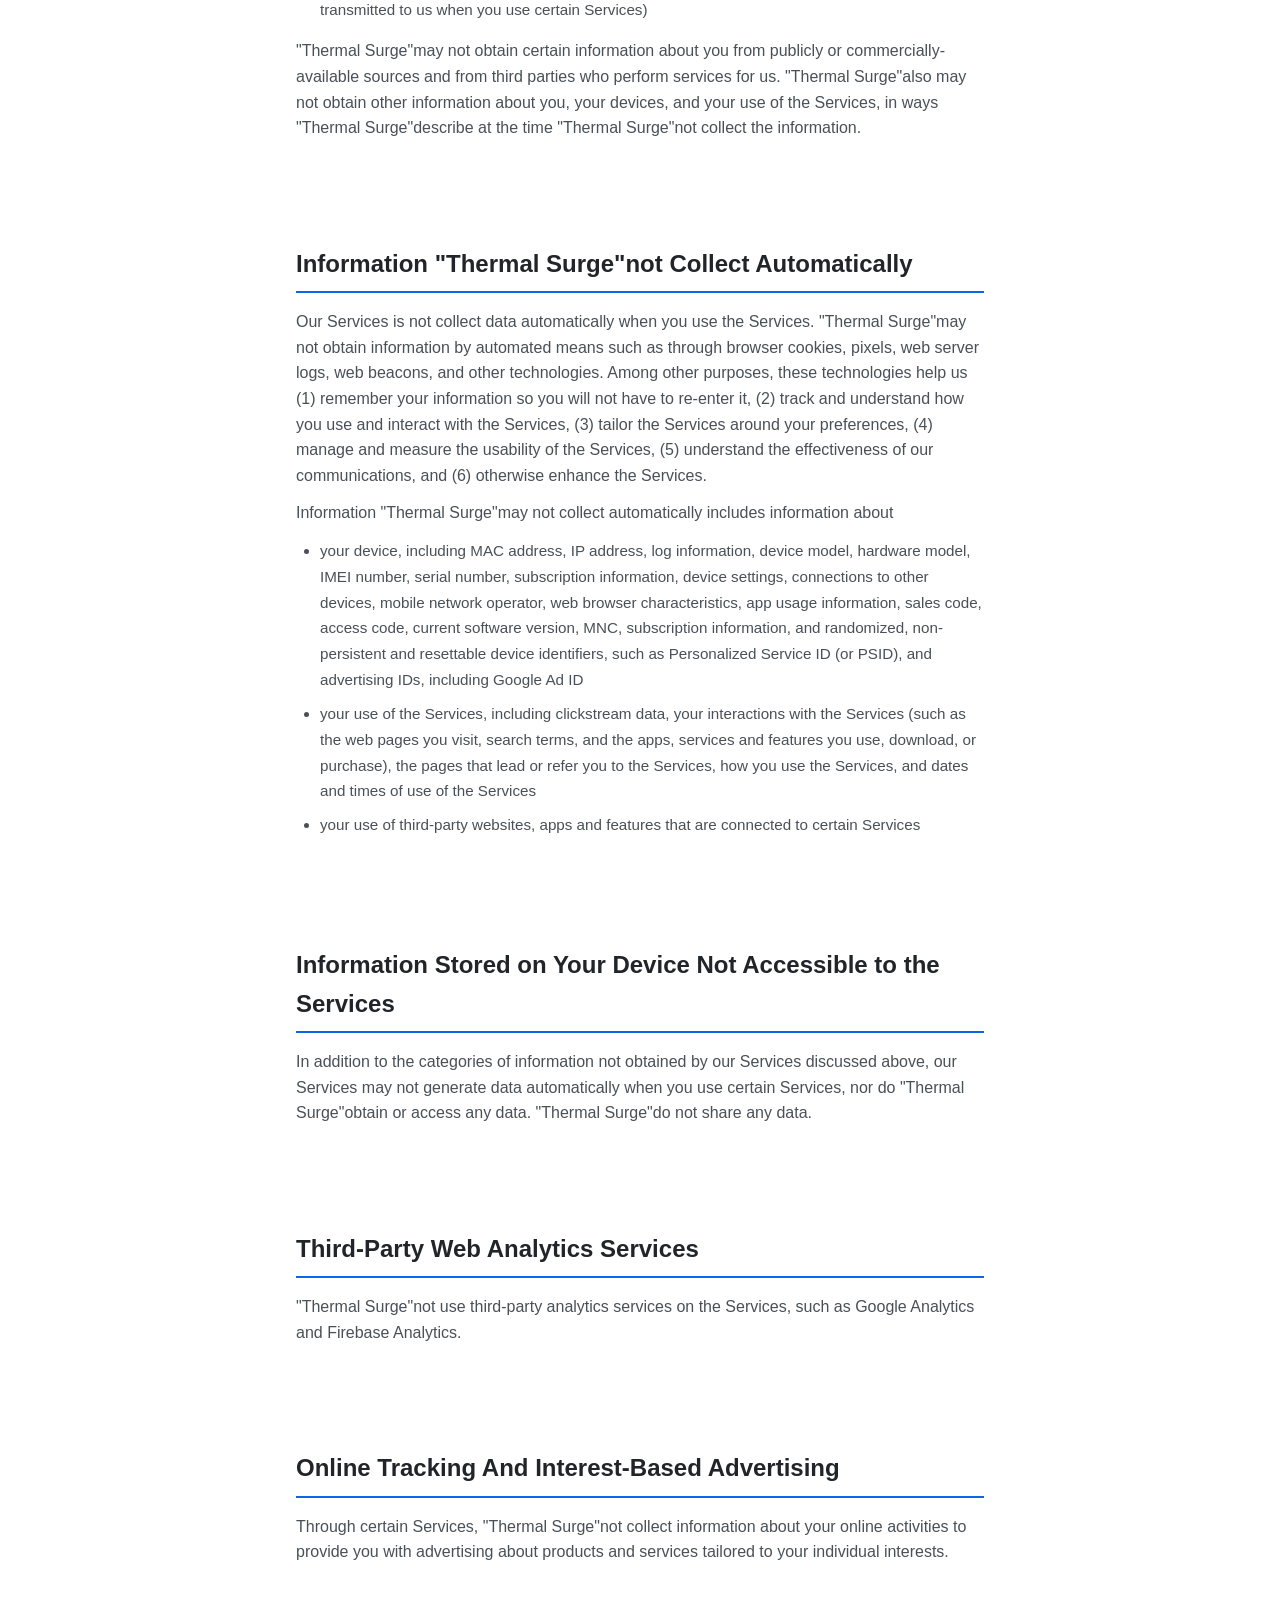
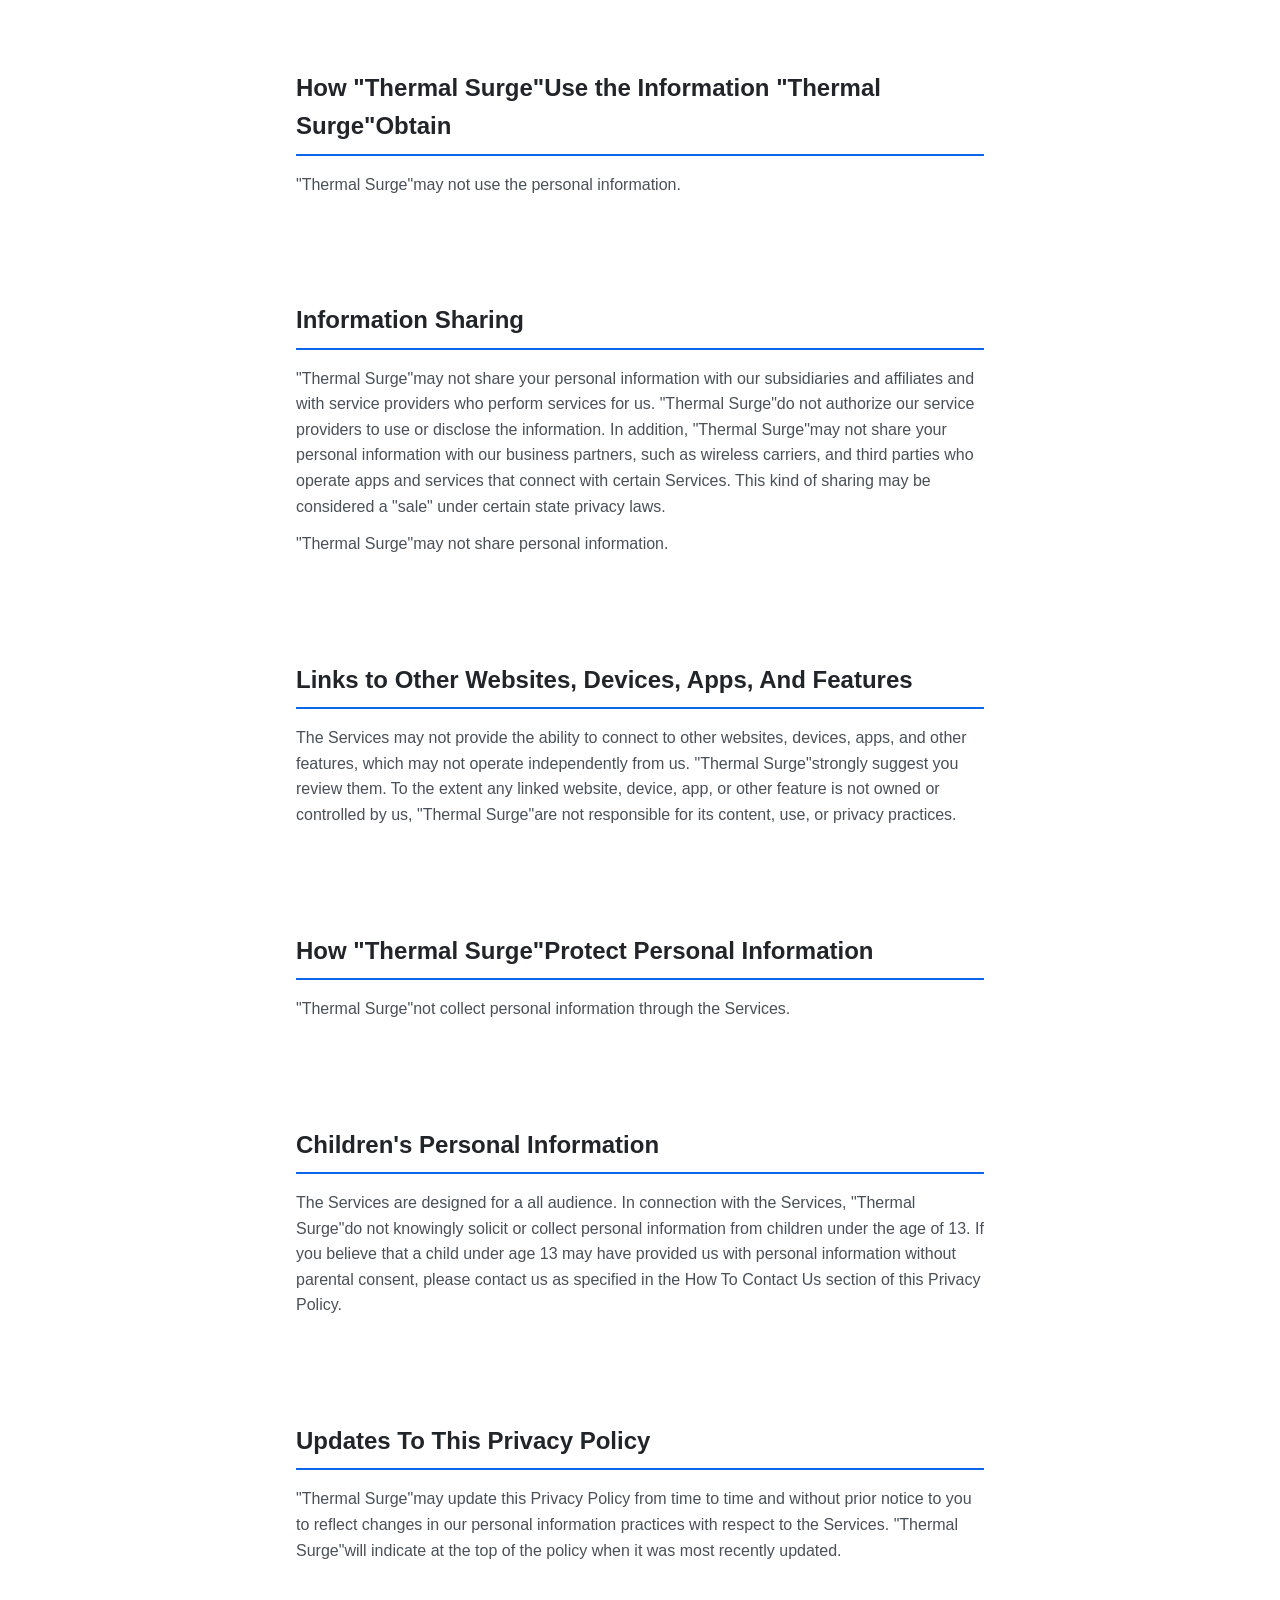
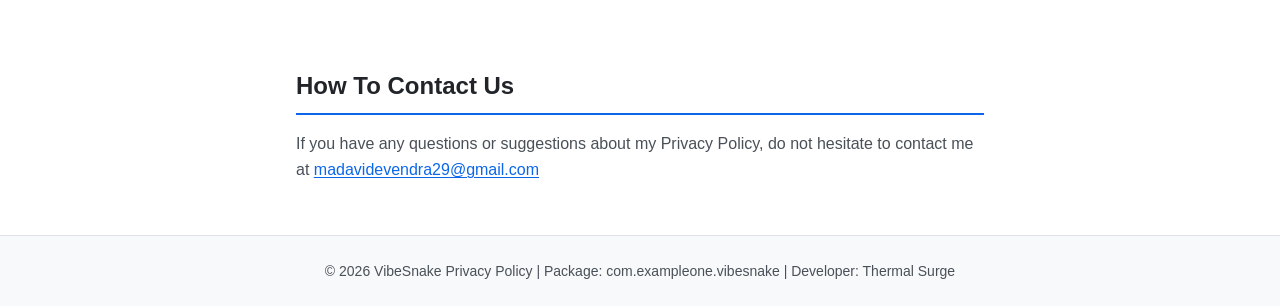
<file: vibesnake/index.html>
<!DOCTYPE html>
<html lang="en">
<head>
    <meta charset="UTF-8">
    <meta name="viewport" content="width=device-width, initial-scale=1.0">
    <title>Privacy Policy</title>
    <link rel="stylesheet" href="../privacy/styles.css">
</head>
<body>
    <a href="#main-content" class="skip-link">Skip to main content</a>
    
    <header class="page-header">
        <div class="header-content">
            <h1>Privacy Policy</h1>
            <p class="last-updated">Last Updated: October 22, 2026</p>
            <p class="intro">
                This Privacy Policy for VibeSnake (collectively, "the Services") knows how important privacy is to its customers. This Privacy Policy describes the personal information "Thermal Surge"may not obtain online using VibeSnake and how "Thermal Surge"may not use and disclose that information.
            </p>
            
            <button id="toc-toggle" class="toc-toggle-btn" aria-expanded="false" aria-controls="toc-contents">
                <span class="toc-toggle-text">Table of Contents</span>
                <span class="toc-toggle-icon" aria-hidden="true">
                    <svg width="20" height="20" viewBox="0 0 24 24" fill="none" stroke="currentColor" stroke-width="2">
                        <path d="M8 6l8 4-8 4Z"/>
                        <path d="M16 14l-8 4-8-4"/>
                    </svg>
                </span>
            </button>
            
            <nav class="toc" id="toc" aria-label="Table of Contents">
                <h2>Contents</h2>
                <ul id="toc-contents">
                    <li><a href="#info-not-obtain">Information "Thermal Surge"not Obtain</a></li>
                    <li><a href="#info-not-collect">Information "Thermal Surge"not Collect Automatically</a></li>
                    <li><a href="#device-data">Information Stored on Your Device Not Accessible</a></li>
                    <li><a href="#analytics">Third-Party Web Analytics Services</a></li>
                    <li><a href="#tracking">Online Tracking And Interest-Based Advertising</a></li>
                    <li><a href="#usage">How "Thermal Surge"Use the Information "Thermal Surge"Obtain</a></li>
                    <li><a href="#sharing">Information Sharing</a></li>
                    <li><a href="#links">Links to Other Websites</a></li>
                    <li><a href="#protection">How "Thermal Surge"Protect Personal Information</a></li>
                    <li><a href="#children">Children's Personal Information</a></li>
                    <li><a href="#updates">Updates To This Privacy Policy</a></li>
                    <li><a href="#contact">How To Contact Us</a></li>
                </ul>
            </nav>
        </div>
    </header>

    <main id="main-content" class="main-content">
        <section id="info-not-obtain" class="policy-section">
            <h2>Information "Thermal Surge"not Obtain</h2>
            <p>"Thermal Surge"may not obtain the following personal information about you when you interact with us, including but not limited to when you use a VibeSnake product, or Service.</p>
            <ul>
                <li>contact information (including your name, email address, postal address, and phone number)</li>
                <li>payment card information (including your name, card number, expiration date, and security code)</li>
                <li>user coupon or gift card number</li>
                <li>date of birth</li>
                <li>demographic data (e.g., gender and age range)</li>
                <li>information you provide when you apply for credit or financing, such as your social security number</li>
                <li>information stored in or associated with your Account (including your Account profile, ID, username, and password)</li>
                <li>username and password for participating third-party devices, apps, features, or services</li>
                <li>information you store on your device, such as photos, contacts, text logs, and calendar information, when you back-up your device or use a feature that requires collection (such as when you share it with other users)</li>
                <li>recordings of your voice when you use voice commands to control a Service, or when you contact our Customer Service team</li>
                <li>transcripts of chat sessions, text messages, emails, and other communications when you communicate with us using these methods</li>
                <li>information about products and services you purchase, obtain, or consider</li>
                <li>location data (including (1) the precise geolocation of your device if you consent to the collection of this data and (2) information about nearby Wi-Fi access points and cell towers that may be transmitted to us when you use certain Services)</li>
            </ul>
            <p>"Thermal Surge"may not obtain certain information about you from publicly or commercially-available sources and from third parties who perform services for us. "Thermal Surge"also may not obtain other information about you, your devices, and your use of the Services, in ways "Thermal Surge"describe at the time "Thermal Surge"not collect the information.</p>
        </section>

        <section id="info-not-collect" class="policy-section">
            <h2>Information "Thermal Surge"not Collect Automatically</h2>
            <p>Our Services is not collect data automatically when you use the Services. "Thermal Surge"may not obtain information by automated means such as through browser cookies, pixels, web server logs, web beacons, and other technologies. Among other purposes, these technologies help us (1) remember your information so you will not have to re-enter it, (2) track and understand how you use and interact with the Services, (3) tailor the Services around your preferences, (4) manage and measure the usability of the Services, (5) understand the effectiveness of our communications, and (6) otherwise enhance the Services.</p>
            <p>Information "Thermal Surge"may not collect automatically includes information about</p>
            <ul>
                <li>your device, including MAC address, IP address, log information, device model, hardware model, IMEI number, serial number, subscription information, device settings, connections to other devices, mobile network operator, web browser characteristics, app usage information, sales code, access code, current software version, MNC, subscription information, and randomized, non-persistent and resettable device identifiers, such as Personalized Service ID (or PSID), and advertising IDs, including Google Ad ID</li>
                <li>your use of the Services, including clickstream data, your interactions with the Services (such as the web pages you visit, search terms, and the apps, services and features you use, download, or purchase), the pages that lead or refer you to the Services, how you use the Services, and dates and times of use of the Services</li>
                <li>your use of third-party websites, apps and features that are connected to certain Services</li>
            </ul>
        </section>

        <section id="device-data" class="policy-section">
            <h2>Information Stored on Your Device Not Accessible to the Services</h2>
            <p>In addition to the categories of information not obtained by our Services discussed above, our Services may not generate data automatically when you use certain Services, nor do "Thermal Surge"obtain or access any data. "Thermal Surge"do not share any data.</p>
        </section>

        <section id="analytics" class="policy-section">
            <h2>Third-Party Web Analytics Services</h2>
            <p>"Thermal Surge"not use third-party analytics services on the Services, such as Google Analytics and Firebase Analytics.</p>
        </section>

        <section id="tracking" class="policy-section">
            <h2>Online Tracking And Interest-Based Advertising</h2>
            <p>Through certain Services, "Thermal Surge"not collect information about your online activities to provide you with advertising about products and services tailored to your individual interests.</p>
        </section>

        <section id="usage" class="policy-section">
            <h2>How "Thermal Surge"Use the Information "Thermal Surge"Obtain</h2>
            <p>"Thermal Surge"may not use the personal information.</p>
        </section>

        <section id="sharing" class="policy-section">
            <h2>Information Sharing</h2>
            <p>"Thermal Surge"may not share your personal information with our subsidiaries and affiliates and with service providers who perform services for us. "Thermal Surge"do not authorize our service providers to use or disclose the information. In addition, "Thermal Surge"may not share your personal information with our business partners, such as wireless carriers, and third parties who operate apps and services that connect with certain Services. This kind of sharing may be considered a "sale" under certain state privacy laws.</p>
            <p>"Thermal Surge"may not share personal information.</p>
        </section>

        <section id="links" class="policy-section">
            <h2>Links to Other Websites, Devices, Apps, And Features</h2>
            <p>The Services may not provide the ability to connect to other websites, devices, apps, and other features, which may not operate independently from us. "Thermal Surge"strongly suggest you review them. To the extent any linked website, device, app, or other feature is not owned or controlled by us, "Thermal Surge"are not responsible for its content, use, or privacy practices.</p>
        </section>

        <section id="protection" class="policy-section">
            <h2>How "Thermal Surge"Protect Personal Information</h2>
            <p>"Thermal Surge"not collect personal information through the Services.</p>
        </section>

        <section id="children" class="policy-section">
            <h2>Children's Personal Information</h2>
            <p>The Services are designed for a all audience. In connection with the Services, "Thermal Surge"do not knowingly solicit or collect personal information from children under the age of 13. If you believe that a child under age 13 may have provided us with personal information without parental consent, please contact us as specified in the How To Contact Us section of this Privacy Policy.</p>
        </section>

        <section id="updates" class="policy-section">
            <h2>Updates To This Privacy Policy</h2>
            <p>"Thermal Surge"may update this Privacy Policy from time to time and without prior notice to you to reflect changes in our personal information practices with respect to the Services. "Thermal Surge"will indicate at the top of the policy when it was most recently updated.</p>
        </section>

        <section id="contact" class="policy-section">
            <h2>How To Contact Us</h2>
            <p>If you have any questions or suggestions about my Privacy Policy, do not hesitate to contact me at 
                <a href="mailto:madavidevendra29@gmail.com">madavidevendra29@gmail.com</a>
            </p>
        </section>
    </main>

    <footer class="page-footer">
        <p>&copy; 2026 VibeSnake Privacy Policy | Package: com.exampleone.vibesnake | Developer: Thermal Surge</p>
    </footer>

    <script>
        document.addEventListener('DOMContentLoaded', function() {
            const tocToggle = document.getElementById('toc-toggle');
            const toc = document.getElementById('toc');
            const tocContents = document.getElementById('toc-contents');
            const allSections = document.querySelectorAll('.policy-section');

            // Toggle TOC visibility
            if (tocToggle && toc) {
                tocToggle.addEventListener('click', function() {
                    const isExpanded = tocToggle.getAttribute('aria-expanded') === 'true';
                    toc.style.display = isExpanded ? 'none' : 'block';
                    tocToggle.setAttribute('aria-expanded', !isExpanded);
                    
                    if (!isExpanded) {
                        tocContents.classList.add('collapsed');
                    } else {
                        tocContents.classList.remove('collapsed');
                    }
                });

                // Close TOC when clicking link from TOC
                tocContents.querySelectorAll('a').forEach(link => {
                    link.addEventListener('click', function() {
                        if (tocToggle) {
                            const isExpanded = tocToggle.getAttribute('aria-expanded') === 'true';
                            if (isExpanded && tocContents.contains(link)) {
                                tocToggle.click();
                            }
                        }
                    });
                });
            }

            // Highlight active section
            const observer = new IntersectionObserver((entries) => {
                entries.forEach(entry => {
                    const href = '#' + entry.target.id;
                    if (entry.isIntersecting) {
                        document.querySelectorAll('.toc a').forEach(a => {
                            a.classList.remove('active');
                        });
                        const activeLink = document.querySelector(`.toc a[href="${href}"]`);
                        if (activeLink) {
                            activeLink.classList.add('active');
                        }
                    }
                });
            }, {
                root: null,
                threshold: 0.3,
                rootMargin: '-100px 0px 100px 0px'
            });

            allSections.forEach(section => {
                observer.observe(section);
            });

            // Handle window resize
            let resizeTimer;
            window.addEventListener('resize', function() {
                clearTimeout(resizeTimer);
                resizeTimer = setTimeout(() => {
                    // Collapse TOC on mobile after resize
                    const windowWidth = window.innerWidth;
                    const isExpanded = tocToggle ? tocToggle.getAttribute('aria-expanded') === 'true' : false;
                    
                    if (windowWidth <= 768 && isExpanded) {
                        tocToggle.click();
                    }
                }, 200);
            });
        });
    </script>
</body>
</html>
</file>
<file: privacy/styles.css>
:root {
    --bg-primary: #ffffff;
    --bg-secondary: #f8f9fa;
    --text-primary: #212529;
    --text-secondary: #495057;
    --link-color: #0c66ea;
    --border-color: #dee2e6;
    --hover-bg: #e9ecef;
    --focus-outline: 2px solid #89b4fa;
    --shadow-sm: 0 1px 2px rgba(0, 0, 0, 0.05);
    --shadow-md: 0 4px 6px rgba(0, 0, 0, 0.1);
}

* {
    box-sizing: border-box;
    margin: 0;
    padding: 0;
}

html {
    scroll-behavior: smooth;
}

body {
    font-family: -apple-system, BlinkMacSystemFont, 'Segoe UI', Roboto, Oxygen, Ubuntu, Cantarell, 'Open Sans', 'Helvetica Neue', sans-serif;
    font-size: 16px;
    line-height: 1.6;
    color: var(--text-primary);
    background-color: var(--bg-primary);
}

.skip-link {
    position: absolute;
    top: -100%;
    left: 0;
    background: var(--link-color);
    color: #fff;
    padding: 8px 16px;
    z-index: 1000;
    transition: top 0.3s;
    text-decoration: none;
    border-radius: 0 0 4px 0;
}

.skip-link:focus {
    top: 0;
    outline: 2px solid #d087ff;
    outline-offset: 2px;
}

.page-header {
    background: var(--bg-secondary);
    border-bottom: 1px solid var(--border-color);
    padding: 24px 16px;
    position: sticky;
    top: 0;
    z-index: 100;
    backdrop-filter: blur(8px);
    background-color: rgba(248, 249, 250, 0.95);
}

.header-content {
    max-width: 720px;
    margin: 0 auto;
}

.page-header h1 {
    font-size: 1.75rem;
    margin-bottom: 8px;
    color: var(--text-primary);
    word-wrap: break-word;
}

.last-updated {
    font-size: 0.875rem;
    color: var(--text-secondary);
    margin-bottom: 12px;
    font-style: normal;
}

.intro {
    font-size: 1rem;
    margin-bottom: 20px;
}

.policy-section {
    max-width: 720px;
    margin: 0 auto;
    padding: 40px 16px;
}

.policy-section h2 {
    font-size: 1.5rem;
    margin-bottom: 16px;
    color: var(--text-primary);
    border-bottom: 2px solid var(--link-color);
    padding-bottom: 8px;
    padding-top: 12px;
}

.policy-section > p {
    margin-bottom: 12px;
    color: var(--text-secondary);
}

.policy-section ul {
    list-style: disc;
    padding-left: 24px;
    margin-bottom: 16px;
}

.policy-section li {
    margin-bottom: 8px;
    color: var(--text-secondary);
    font-size: 0.95rem;
    line-height: 1.7;
}

.policy-section a {
    color: var(--link-color);
    text-decoration: underline;
    text-decoration-thickness: 1px;
    text-underline-offset: 2px;
    transition: opacity 0.2s;
}

.policy-section a:hover {
    opacity: 0.8;
}

.toc {
    margin-top: 16px;
    background: var(--bg-primary);
    padding: 20px;
    border-radius: 8px;
    border: 1px solid var(--border-color);
    box-shadow: var(--shadow-sm);
}

.toc h2 {
    font-size: 1.125rem;
    margin-bottom: 12px;
    border: none;
    padding-bottom: 0;
    font-weight: 600;
    color: var(--text-primary);
}

.toc ul {
    list-style: none;
    padding: 0;
    margin: 0;
}

.toc li {
    margin-bottom: 4px;
}

.toc a {
    display: block;
    padding: 6px 10px;
    border-radius: 6px;
    color: var(--text-secondary);
    font-size: 0.9rem;
    transition: background 0.2s, color 0.2s;
    text-decoration: none;
}

.toc a:hover {
    background: var(--hover-bg);
    color: var(--link-color);
}

.toc a:focus-visible {
    outline: var(--focus-outline);
    background: var(--hover-bg);
}

.toc a.active {
    background: #f0f8ff;
    color: var(--link-color);
    font-weight: 500;
}

.page-footer {
    background: var(--bg-secondary);
    border-top: 1px solid var(--border-color);
    padding: 24px 16px;
    text-align: center;
    color: var(--text-secondary);
    font-size: 0.875rem;
}

/* Responsive navigation */
@media (max-width: 768px) {
    .header-content {
        padding: 0 4px;
    }

    .toc {
        margin-top: 12px;
        padding: 4px;
    }

    .toc h2 {
        font-size: 1rem;
        margin-bottom: 4px;
    }

    .toc ul {
        display: flex;
        flex-wrap: wrap;
        gap: 4px;
    }

    .toc a {
        padding: 6px 8px;
        font-size: 0.8rem;
        text-align: center;
        white-space: nowrap;
    }

    .policy-section {
        padding: 24px 8px;
    }

    .policy-section h2 {
        font-size: 1.25rem;
    }
}

/* Print styles */
@media print {
    .toc,
    .skip-link,
    .page-header {
        display: none;
    }

    .policy-section {
        page-break-inside: avoid;
        padding: 0;
    }

    body {
        background: #fff;
        color: #000;
    }

    a {
        text-decoration: underline;
        color: #000;
    }
}
</file>
